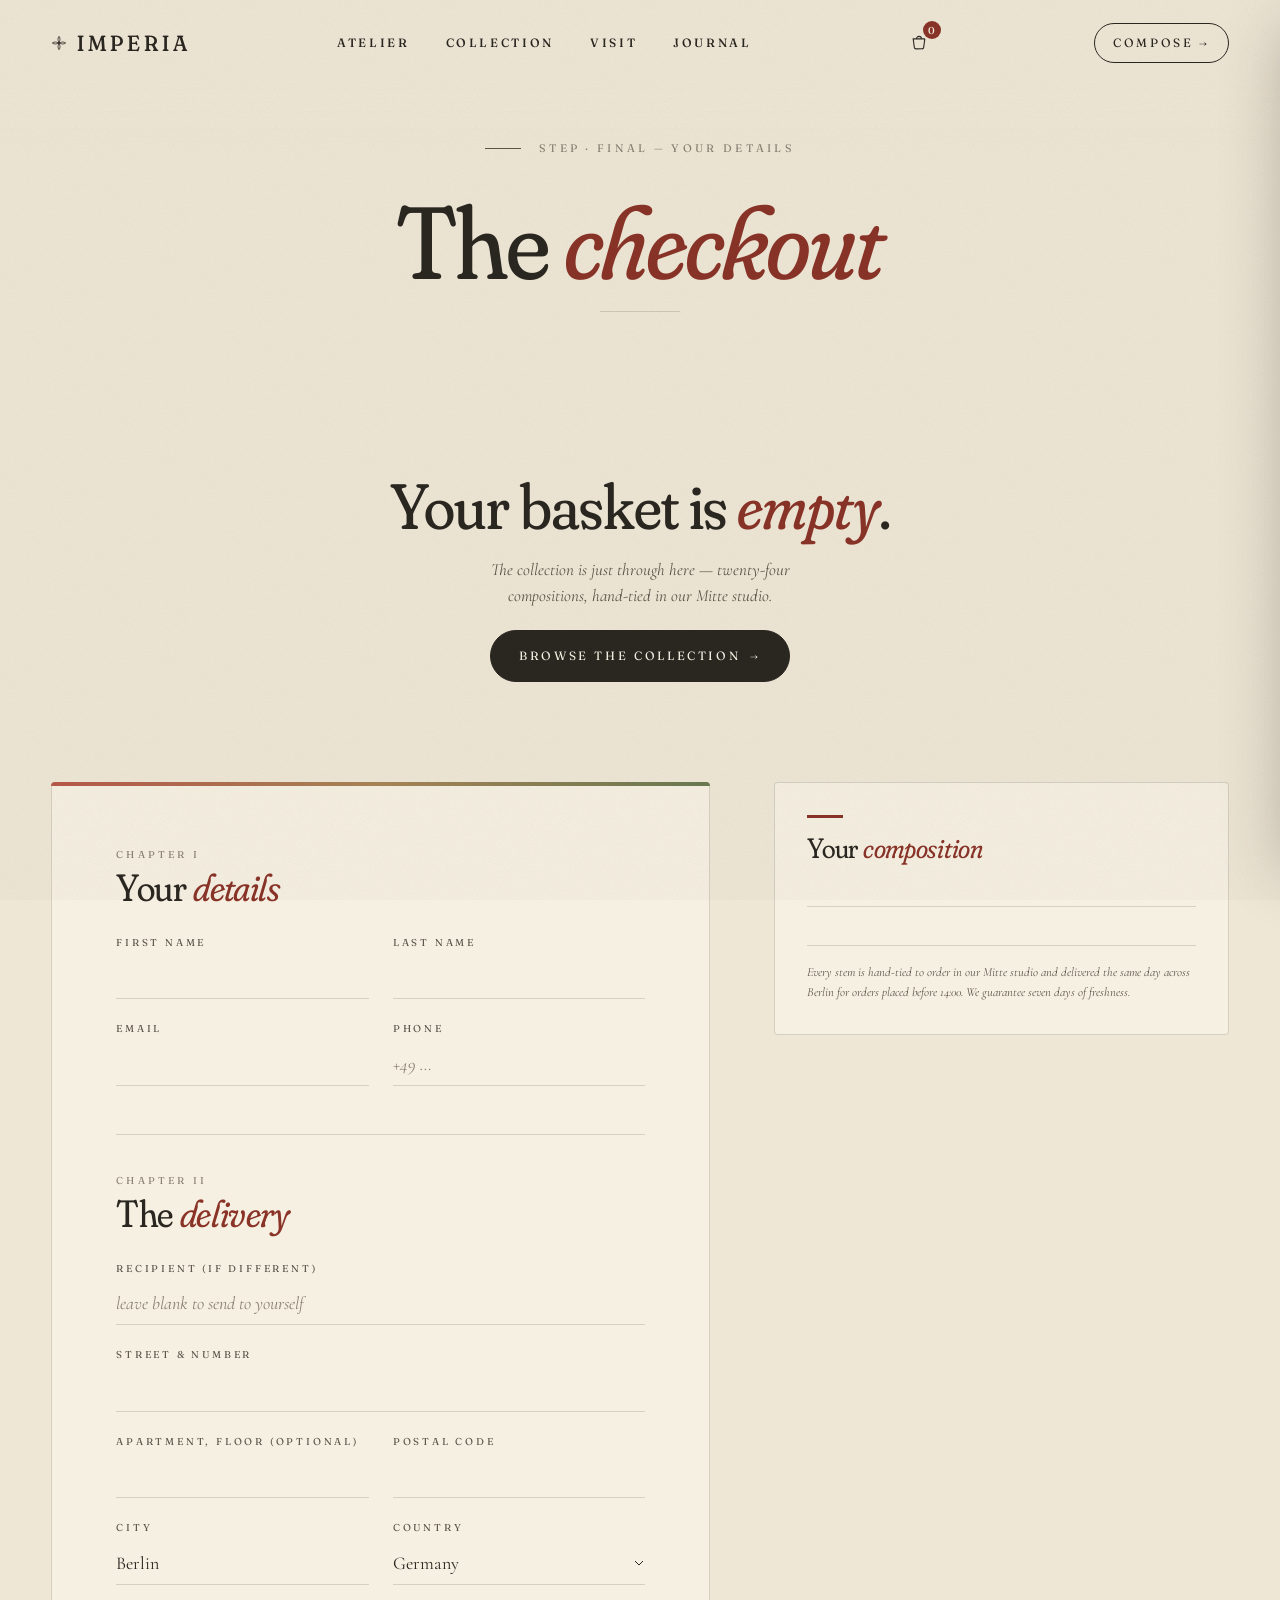
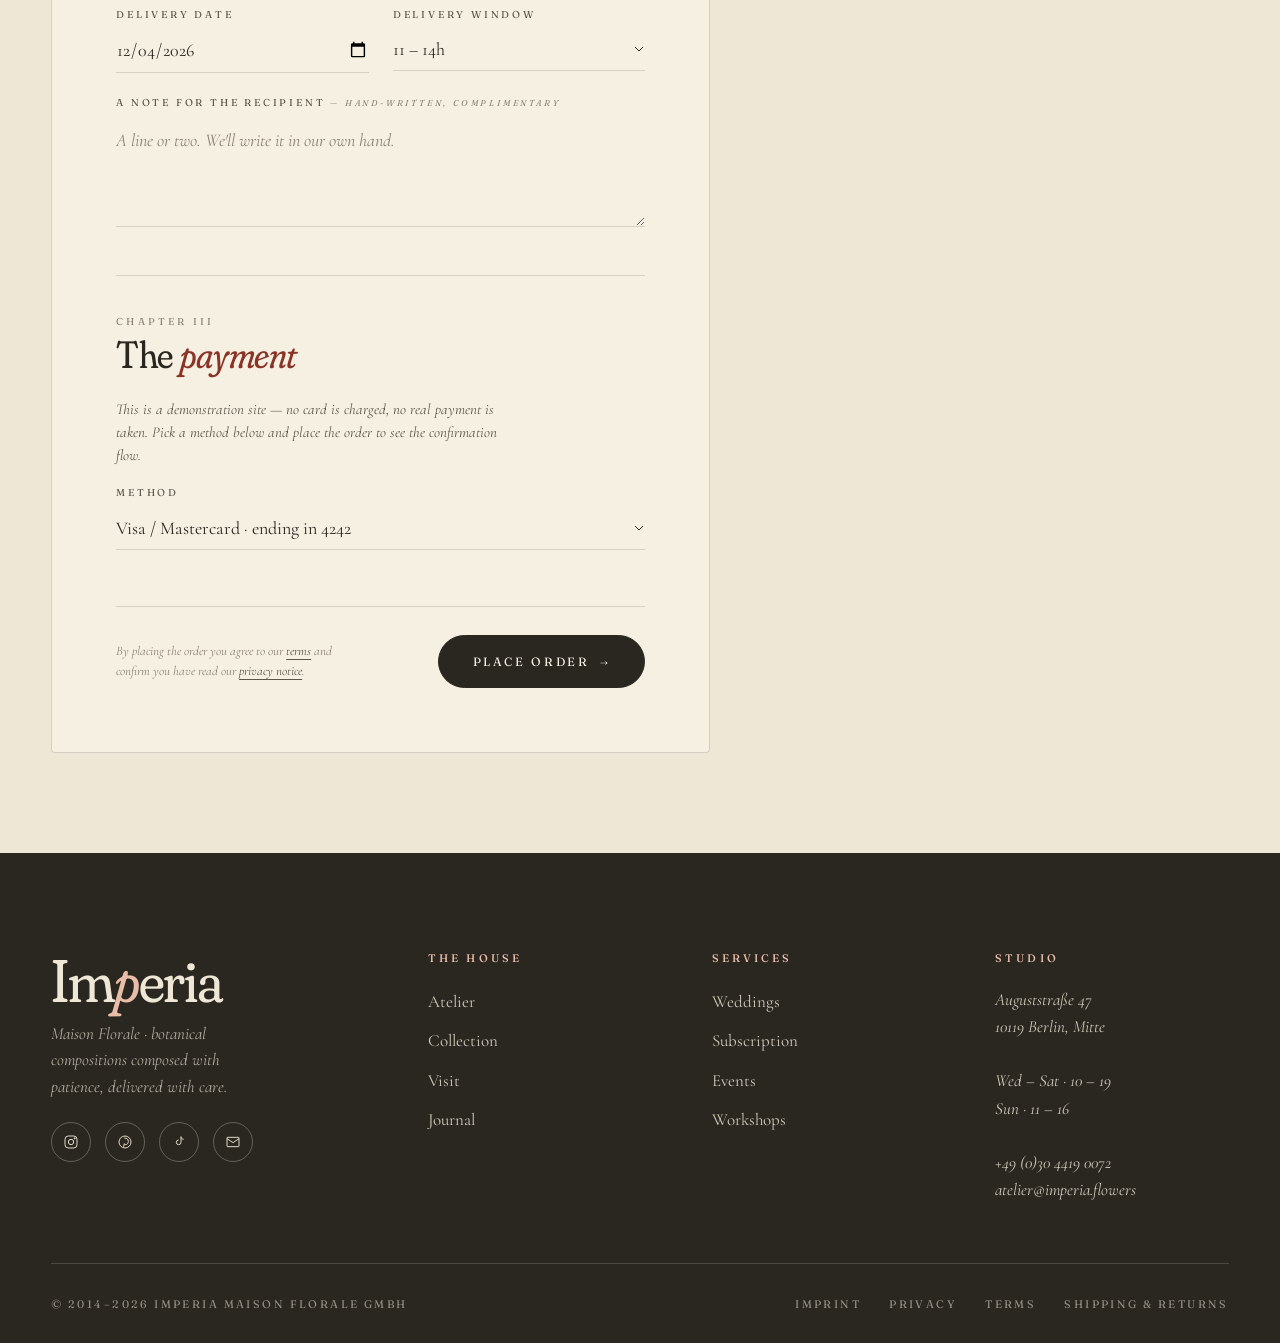
<file: checkout/index.html>
<!DOCTYPE html>
<html lang="en">
<head>
<meta charset="UTF-8" />
<meta name="viewport" content="width=device-width, initial-scale=1.0" />
<title>Checkout — IMPERIA Maison Florale</title>
<meta name="description" content="Complete your IMPERIA order — delivery, billing, and a hand-written note." />
<link rel="stylesheet" href="/css/style.css" />
<link rel="icon" href="data:image/svg+xml,%3Csvg xmlns='http://www.w3.org/2000/svg' viewBox='0 0 32 32'%3E%3Ctext y='26' font-size='28' font-family='Georgia' font-style='italic' fill='%238a3327'%3EI%3C/text%3E%3C/svg%3E" />
</head>
<body>

<!-- NAV -->
<nav class="nav" id="nav">
  <a href="/" class="nav-logo" aria-label="IMPERIA home">
    <svg viewBox="0 0 24 24" fill="none" stroke="currentColor" stroke-width="1.2">
      <path d="M12 2c2 3 2 6 0 9-2-3-2-6 0-9zM12 22c-2-3-2-6 0-9 2 3 2 6 0 9zM2 12c3-2 6-2 9 0-3 2-6 2-9 0zM22 12c-3 2-6 2-9 0 3-2 6-2 9 0z"/>
      <circle cx="12" cy="12" r="1.3" fill="currentColor"/>
    </svg>
    IMPERIA
  </a>
  <div class="nav-panel" id="navPanel">
    <div class="nav-links" id="navLinks">
      <a class="nav-link" href="/">Atelier</a>
      <a class="nav-link" href="/products/">Collection</a>
      <a class="nav-link" href="/contact/">Visit</a>
      <a class="nav-link" href="/#journal">Journal</a>
    </div>
    <div class="nav-extras">
      <a class="nav-extra-cta" href="/products/">
        Compose a bouquet
        <svg width="20" height="10" viewBox="0 0 20 10" fill="none" stroke="currentColor" stroke-width="1.4"><path d="M1 5h17M14 1l4 4-4 4"/></svg>
      </a>
      <svg class="nav-extra-ornament" viewBox="0 0 120 24" fill="none">
        <path d="M2 12h36" stroke-linecap="round"/>
        <circle cx="46" cy="12" r="2"/>
        <path d="M52 12c4-5 8-5 12 0-4 5-8 5-12 0z"/>
        <circle cx="74" cy="12" r="2"/>
        <path d="M82 12h36" stroke-linecap="round"/>
      </svg>
      <div class="nav-extra-grid">
        <div class="nav-extra-block"><h5>The Atelier</h5><p>Auguststraße 47<br/>10119 Berlin · Mitte</p></div>
        <div class="nav-extra-block"><h5>Hours</h5><p>Wed–Fri · 10–19<br/>Sat · 09–19<br/>Sun · 11–16</p></div>
        <div class="nav-extra-block"><h5>Conversation</h5><p>atelier@imperia.flowers<br/>+49 (0)30 4419 0072</p></div>
      </div>
      <div class="nav-extra-socials">
        <a href="https://www.instagram.com/" aria-label="Instagram" rel="noopener" target="_blank"><svg viewBox="0 0 24 24" fill="none" stroke="currentColor" stroke-width="1.4"><rect x="3" y="3" width="18" height="18" rx="5"/><circle cx="12" cy="12" r="4"/><circle cx="17.5" cy="6.5" r="0.8" fill="currentColor"/></svg></a>
        <a href="https://www.pinterest.com/" aria-label="Pinterest" rel="noopener" target="_blank"><svg viewBox="0 0 24 24" fill="none" stroke="currentColor" stroke-width="1.4"><circle cx="12" cy="12" r="9"/><path d="M11 6c4 0 6 2 6 5 0 3-2 5-4 5-1 0-2-0.5-2-1.5l-1 4-1 1"/></svg></a>
        <a href="https://www.tiktok.com/" aria-label="TikTok" rel="noopener" target="_blank"><svg viewBox="0 0 24 24" fill="none" stroke="currentColor" stroke-width="1.4"><path d="M15 4v8.5a3.5 3.5 0 1 1-3.5-3.5"/><path d="M15 4c0 2 1.5 4 4 4"/></svg></a>
        <a href="mailto:atelier@imperia.flowers" aria-label="Email"><svg viewBox="0 0 24 24" fill="none" stroke="currentColor" stroke-width="1.4"><rect x="3" y="5" width="18" height="14" rx="1"/><path d="M3 7l9 6 9-6"/></svg></a>
      </div>
    </div>
  </div>
  <a class="nav-cta" href="/products/">Compose →</a>
  <div class="nav-burger" id="navBurger"><span></span><span></span><span></span></div>
</nav>

<main class="checkout-page">
  <header class="checkout-head">
    <div class="page-eyebrow">Step · final — your details</div>
    <h1 class="display checkout-title">The <em>checkout</em></h1>
  </header>

  <!-- Empty state — shown when cart is empty -->
  <div class="checkout-empty" id="checkoutEmpty" hidden>
    <h2>Your basket is <em>empty</em>.</h2>
    <p>The collection is just through here — twenty-four compositions, hand-tied in our Mitte studio.</p>
    <a class="btn btn-primary" href="/products/">Browse the collection <span class="arrow">→</span></a>
  </div>

  <!-- Cart-bearing checkout grid -->
  <div class="checkout-grid" id="checkoutGrid">

    <!-- LEFT — form -->
    <form class="checkout-form" id="checkoutForm" novalidate>

      <section class="checkout-section">
        <div class="checkout-section-head">
          <span class="checkout-section-num">Chapter i</span>
          <h2>Your <em>details</em></h2>
        </div>
        <div class="form-row">
          <div class="field">
            <label for="firstName">First name</label>
            <input id="firstName" name="firstName" type="text" autocomplete="given-name" required/>
          </div>
          <div class="field">
            <label for="lastName">Last name</label>
            <input id="lastName" name="lastName" type="text" autocomplete="family-name" required/>
          </div>
        </div>
        <div class="form-row">
          <div class="field">
            <label for="email">Email</label>
            <input id="email" name="email" type="email" autocomplete="email" required/>
          </div>
          <div class="field">
            <label for="phone">Phone</label>
            <input id="phone" name="phone" type="tel" autocomplete="tel" placeholder="+49 …"/>
          </div>
        </div>
      </section>

      <section class="checkout-section">
        <div class="checkout-section-head">
          <span class="checkout-section-num">Chapter ii</span>
          <h2>The <em>delivery</em></h2>
        </div>
        <div class="form-row">
          <div class="field field-full">
            <label for="recipient">Recipient (if different)</label>
            <input id="recipient" name="recipient" type="text" autocomplete="name" placeholder="leave blank to send to yourself"/>
          </div>
        </div>
        <div class="form-row">
          <div class="field field-full">
            <label for="addr1">Street &amp; number</label>
            <input id="addr1" name="addr1" type="text" autocomplete="address-line1" required/>
          </div>
        </div>
        <div class="form-row">
          <div class="field">
            <label for="addr2">Apartment, floor (optional)</label>
            <input id="addr2" name="addr2" type="text" autocomplete="address-line2"/>
          </div>
          <div class="field">
            <label for="postcode">Postal code</label>
            <input id="postcode" name="postcode" type="text" autocomplete="postal-code" inputmode="numeric" required/>
          </div>
        </div>
        <div class="form-row">
          <div class="field">
            <label for="city">City</label>
            <input id="city" name="city" type="text" autocomplete="address-level2" value="Berlin" required/>
          </div>
          <div class="field">
            <label for="country">Country</label>
            <select id="country" name="country" required>
              <option value="DE">Germany</option>
              <option value="AT">Austria</option>
              <option value="CH">Switzerland</option>
              <option value="NL">Netherlands</option>
              <option value="FR">France</option>
            </select>
          </div>
        </div>
        <div class="form-row">
          <div class="field">
            <label for="deliveryDate">Delivery date</label>
            <input id="deliveryDate" name="deliveryDate" type="date" required/>
          </div>
          <div class="field">
            <label for="window">Delivery window</label>
            <select id="window" name="window">
              <option>11 – 14h</option>
              <option>14 – 17h</option>
              <option>17 – 19h</option>
            </select>
          </div>
        </div>
        <div class="form-row">
          <div class="field field-full">
            <label for="giftNote">A note for the recipient <span class="italic" style="color:var(--ink-mute); font-size: 0.85em;">— hand-written, complimentary</span></label>
            <textarea id="giftNote" name="giftNote" placeholder="A line or two. We'll write it in our own hand." maxlength="240"></textarea>
          </div>
        </div>
      </section>

      <section class="checkout-section">
        <div class="checkout-section-head">
          <span class="checkout-section-num">Chapter iii</span>
          <h2>The <em>payment</em></h2>
        </div>
        <p class="checkout-section-note">
          This is a demonstration site — no card is charged, no real payment is taken.
          Pick a method below and place the order to see the confirmation flow.
        </p>
        <div class="form-row">
          <div class="field field-full">
            <label for="payMethod">Method</label>
            <select id="payMethod" name="payMethod">
              <option value="card">Visa / Mastercard · ending in 4242</option>
              <option value="sepa">SEPA direct debit</option>
              <option value="paypal">PayPal</option>
              <option value="apple">Apple Pay</option>
            </select>
          </div>
        </div>
      </section>

      <div class="checkout-actions">
        <p class="form-note">
          By placing the order you agree to our <a href="/imprint/#terms" style="text-decoration: underline; text-underline-offset: 4px;">terms</a>
          and confirm you have read our <a href="/imprint/#privacy" style="text-decoration: underline; text-underline-offset: 4px;">privacy notice</a>.
        </p>
        <button type="submit" class="btn btn-primary checkout-place" id="placeBtn">
          Place order <span class="arrow">→</span>
        </button>
      </div>
    </form>

    <!-- RIGHT — order summary -->
    <aside class="checkout-summary" aria-label="Order summary">
      <div class="checkout-summary-title">Your <em>composition</em></div>
      <div class="checkout-lines" id="checkoutLines"></div>
      <div class="checkout-totals" id="checkoutTotals"></div>
      <div class="checkout-promise">
        Every stem is hand-tied to order in our Mitte studio and delivered the same day across Berlin
        for orders placed before 14:00. We guarantee seven days of freshness.
      </div>
    </aside>

  </div>
</main>

<!-- FOOTER -->
<footer class="footer">
  <div class="wrap">
    <div class="footer-top">
      <div>
        <div class="footer-brand">Im<em>p</em>eria</div>
        <p class="footer-tagline">Maison Florale · botanical compositions composed with patience, delivered with care.</p>
        <div class="footer-socials">
          <a class="social-link" href="https://www.instagram.com/" aria-label="Instagram" rel="noopener" target="_blank"><svg viewBox="0 0 24 24" fill="none" stroke="currentColor" stroke-width="1.4"><rect x="3" y="3" width="18" height="18" rx="5"/><circle cx="12" cy="12" r="4"/><circle cx="17.5" cy="6.5" r="0.8" fill="currentColor"/></svg></a>
          <a class="social-link" href="https://www.pinterest.com/" aria-label="Pinterest" rel="noopener" target="_blank"><svg viewBox="0 0 24 24" fill="none" stroke="currentColor" stroke-width="1.4"><circle cx="12" cy="12" r="9"/><path d="M11 6c4 0 6 2 6 5 0 3-2 5-4 5-1 0-2-0.5-2-1.5l-1 4-1 1"/></svg></a>
          <a class="social-link" href="https://www.tiktok.com/" aria-label="TikTok" rel="noopener" target="_blank"><svg viewBox="0 0 24 24" fill="none" stroke="currentColor" stroke-width="1.4"><path d="M15 4v8.5a3.5 3.5 0 1 1-3.5-3.5"/><path d="M15 4c0 2 1.5 4 4 4"/></svg></a>
          <a class="social-link" href="mailto:atelier@imperia.flowers" aria-label="Email"><svg viewBox="0 0 24 24" fill="none" stroke="currentColor" stroke-width="1.4"><rect x="3" y="5" width="18" height="14" rx="1"/><path d="M3 7l9 6 9-6"/></svg></a>
        </div>
      </div>
      <div><h4>The House</h4><ul><li><a href="/">Atelier</a></li><li><a href="/products/">Collection</a></li><li><a href="/contact/">Visit</a></li><li><a href="/#journal">Journal</a></li></ul></div>
      <div><h4>Services</h4><ul><li><a href="/contact/">Weddings</a></li><li><a href="/products/">Subscription</a></li><li><a href="/contact/">Events</a></li><li><a href="/contact/">Workshops</a></li></ul></div>
      <div><h4>Studio</h4><p class="footer-info">Auguststraße 47<br/>10119 Berlin, Mitte<br/><br/>Wed – Sat · 10 – 19<br/>Sun · 11 – 16<br/><br/>+49 (0)30 4419 0072<br/>atelier@imperia.flowers</p></div>
    </div>
    <div class="footer-bottom">
      <span>© 2014–2026 Imperia Maison Florale GmbH</span>
      <div class="footer-imprint-links">
        <a href="/imprint/">Imprint</a><a href="/imprint/#privacy">Privacy</a><a href="/imprint/#terms">Terms</a><a href="/imprint/#shipping">Shipping &amp; Returns</a>
      </div>
    </div>
  </div>
</footer>

<script src="/js/main.js"></script>
<script src="/js/cart.js"></script>
<script src="/checkout/checkout.js"></script>
</body>
</html>
</file>
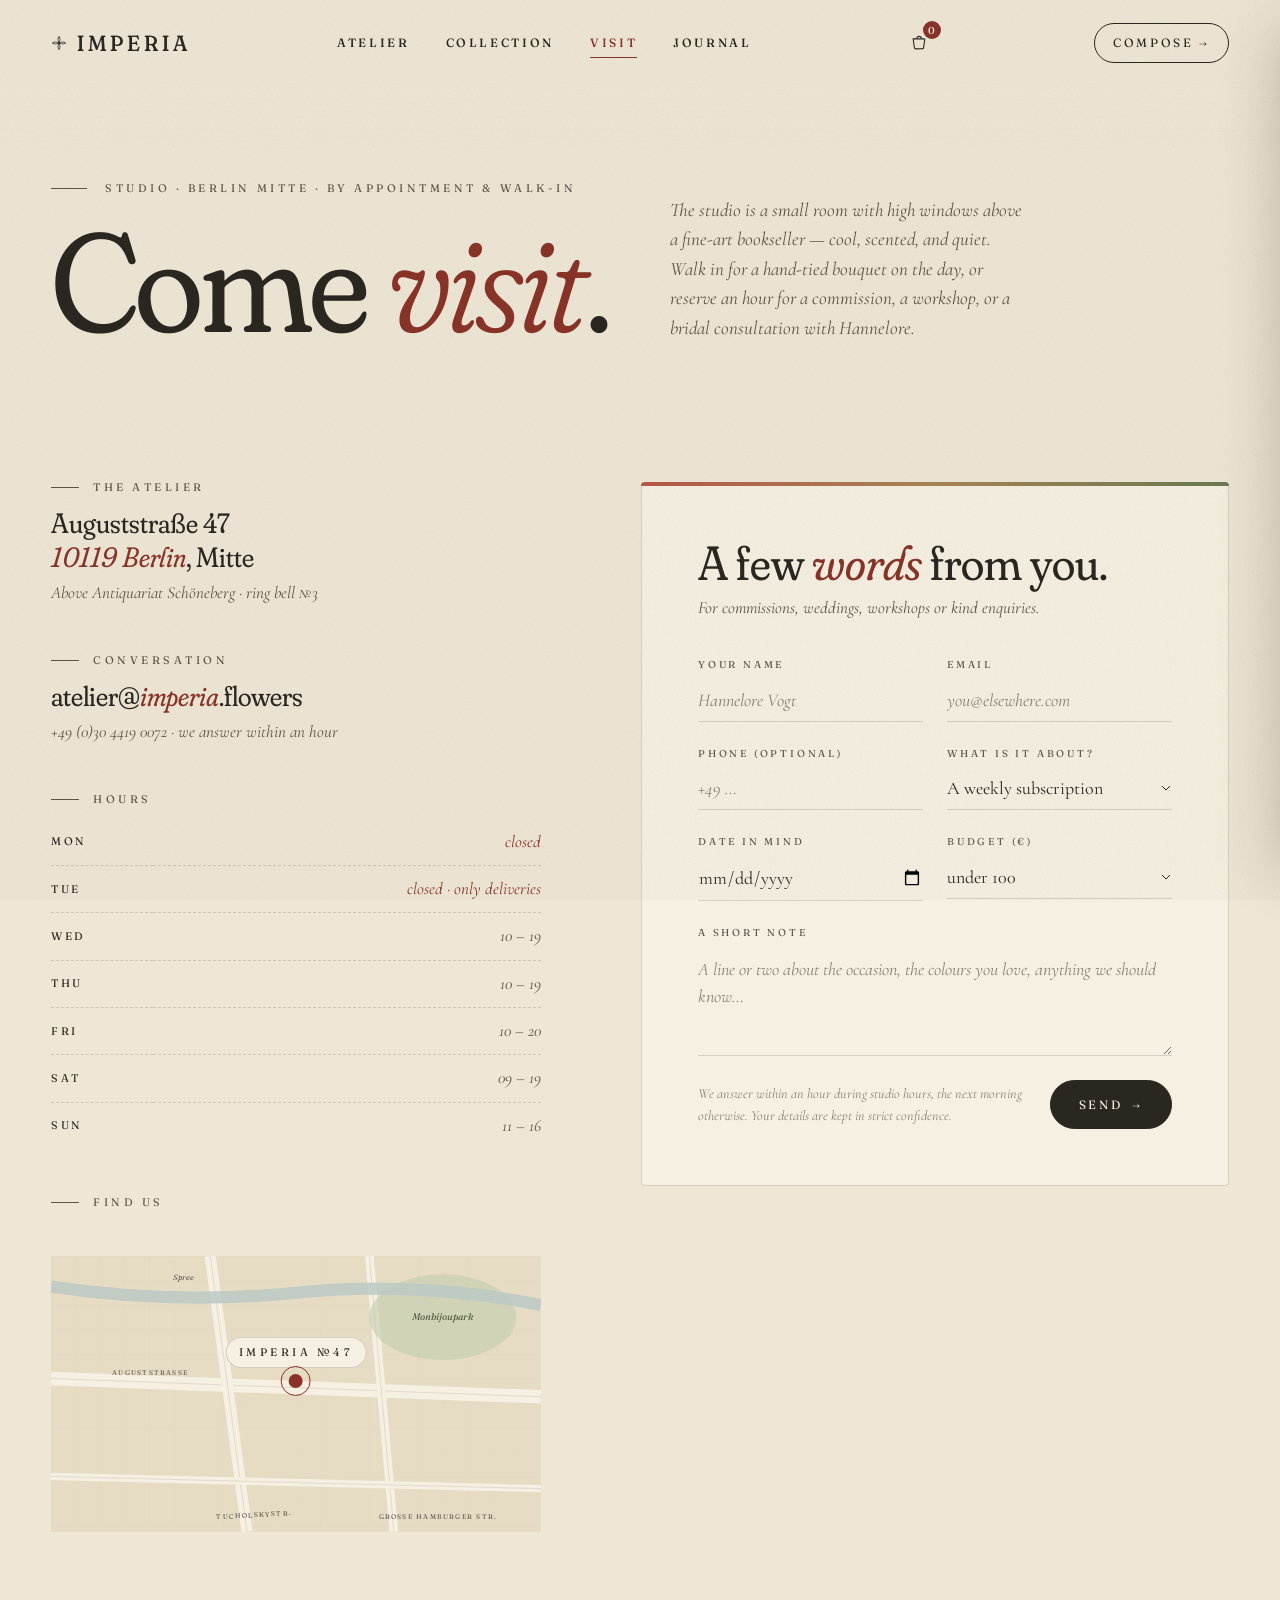
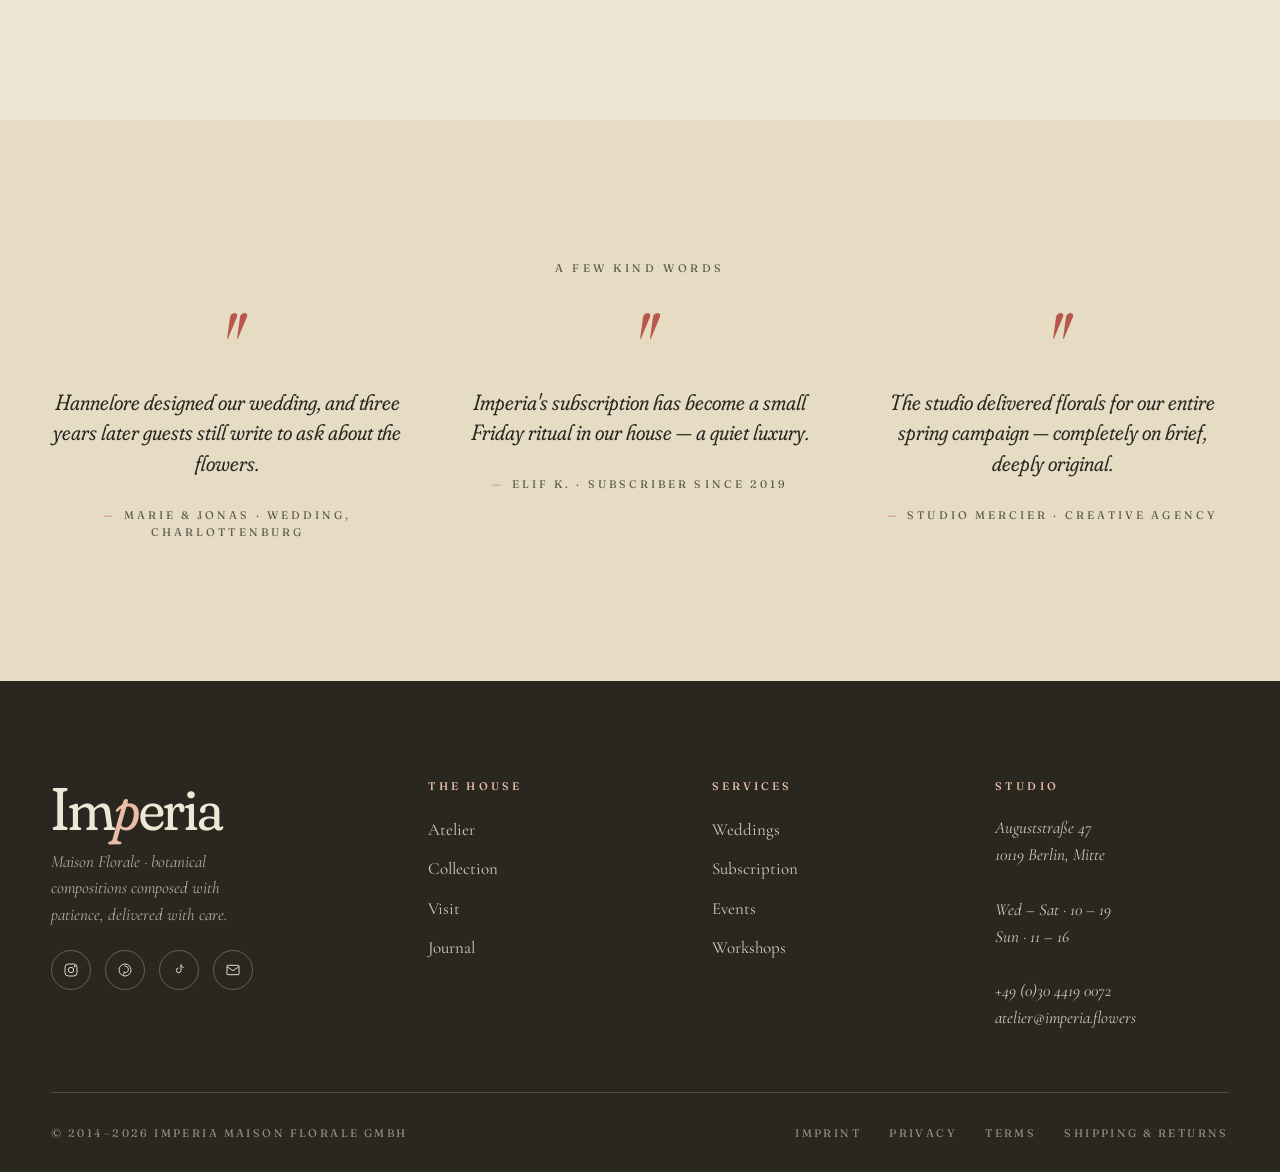
<file: contact/index.html>
<!DOCTYPE html>
<html lang="en">
<head>
<meta charset="UTF-8" />
<meta name="viewport" content="width=device-width, initial-scale=1.0" />
<title>Visit — IMPERIA Maison Florale</title>
<meta name="description" content="Visit IMPERIA's studio in Berlin Mitte, or commission a bespoke piece. Bridal consultations by appointment." />
<link rel="stylesheet" href="/css/style.css" />
<link rel="icon" href="data:image/svg+xml,%3Csvg xmlns='http://www.w3.org/2000/svg' viewBox='0 0 32 32'%3E%3Ctext y='26' font-size='28' font-family='Georgia' font-style='italic' fill='%238a3327'%3EI%3C/text%3E%3C/svg%3E" />
</head>
<body>

<!-- NAV -->
<nav class="nav" id="nav">
  <a href="/" class="nav-logo" aria-label="IMPERIA home">
    <svg viewBox="0 0 24 24" fill="none" stroke="currentColor" stroke-width="1.2">
      <path d="M12 2c2 3 2 6 0 9-2-3-2-6 0-9zM12 22c-2-3-2-6 0-9 2 3 2 6 0 9zM2 12c3-2 6-2 9 0-3 2-6 2-9 0zM22 12c-3 2-6 2-9 0 3-2 6-2 9 0z"/>
      <circle cx="12" cy="12" r="1.3" fill="currentColor"/>
    </svg>
    IMPERIA
  </a>
  <div class="nav-panel" id="navPanel">
    <div class="nav-links" id="navLinks">
      <a class="nav-link" href="/">Atelier</a>
      <a class="nav-link" href="/products/">Collection</a>
      <a class="nav-link active" href="/contact/">Visit</a>
      <a class="nav-link" href="/#journal">Journal</a>
    </div>
    <div class="nav-extras">
      <a class="nav-extra-cta" href="/products/">
        Compose a bouquet
        <svg width="20" height="10" viewBox="0 0 20 10" fill="none" stroke="currentColor" stroke-width="1.4"><path d="M1 5h17M14 1l4 4-4 4"/></svg>
      </a>
      <svg class="nav-extra-ornament" viewBox="0 0 120 24" fill="none">
        <path d="M2 12h36" stroke-linecap="round"/>
        <circle cx="46" cy="12" r="2"/>
        <path d="M52 12c4-5 8-5 12 0-4 5-8 5-12 0z"/>
        <circle cx="74" cy="12" r="2"/>
        <path d="M82 12h36" stroke-linecap="round"/>
      </svg>
      <div class="nav-extra-grid">
        <div class="nav-extra-block">
          <h5>The Atelier</h5>
          <p>Auguststraße 47<br/>10119 Berlin · Mitte</p>
        </div>
        <div class="nav-extra-block">
          <h5>Hours</h5>
          <p>Wed–Fri · 10–19<br/>Sat · 09–19<br/>Sun · 11–16</p>
        </div>
        <div class="nav-extra-block">
          <h5>Conversation</h5>
          <p>atelier@imperia.flowers<br/>+49 (0)30 4419 0072</p>
        </div>
      </div>
      <div class="nav-extra-socials">
        <a href="https://www.instagram.com/" aria-label="Instagram" rel="noopener" target="_blank"><svg viewBox="0 0 24 24" fill="none" stroke="currentColor" stroke-width="1.4"><rect x="3" y="3" width="18" height="18" rx="5"/><circle cx="12" cy="12" r="4"/><circle cx="17.5" cy="6.5" r="0.8" fill="currentColor"/></svg></a>
        <a href="https://www.pinterest.com/" aria-label="Pinterest" rel="noopener" target="_blank"><svg viewBox="0 0 24 24" fill="none" stroke="currentColor" stroke-width="1.4"><circle cx="12" cy="12" r="9"/><path d="M11 6c4 0 6 2 6 5 0 3-2 5-4 5-1 0-2-0.5-2-1.5l-1 4-1 1"/></svg></a>
        <a href="https://www.tiktok.com/" aria-label="TikTok" rel="noopener" target="_blank"><svg viewBox="0 0 24 24" fill="none" stroke="currentColor" stroke-width="1.4"><path d="M15 4v8.5a3.5 3.5 0 1 1-3.5-3.5"/><path d="M15 4c0 2 1.5 4 4 4"/></svg></a>
        <a href="mailto:atelier@imperia.flowers" aria-label="Email"><svg viewBox="0 0 24 24" fill="none" stroke="currentColor" stroke-width="1.4"><rect x="3" y="5" width="18" height="14" rx="1"/><path d="M3 7l9 6 9-6"/></svg></a>
      </div>
    </div>
  </div>
  <a class="nav-cta" href="/products/">Compose →</a>
  <div class="nav-burger" id="navBurger"><span></span><span></span><span></span></div>
</nav>

<!-- PAGE HEADER -->
<header class="page-header">
  <div class="page-header-inner">
    <div>
      <div class="page-eyebrow">Studio · Berlin Mitte · By appointment &amp; walk-in</div>
      <h1 class="display page-title">Come <em>visit</em>.</h1>
    </div>
    <p class="page-intro reveal">
      The studio is a small room with high windows above a fine-art bookseller —
      cool, scented, and quiet. Walk in for a hand-tied bouquet on the day, or
      reserve an hour for a commission, a workshop, or a bridal consultation
      with Hannelore.
    </p>
  </div>
</header>

<!-- CONTACT GRID -->
<section class="contact-page">
  <div class="contact-grid">

    <!-- LEFT: details -->
    <div class="reveal">

      <div class="contact-block">
        <h3>The Atelier</h3>
        <div class="value">Auguststraße 47<br/><em>10119 Berlin</em>, Mitte</div>
        <div class="sub">Above Antiquariat Schöneberg · ring bell №3</div>
      </div>

      <div class="contact-block">
        <h3>Conversation</h3>
        <div class="value">atelier@<em>imperia</em>.flowers</div>
        <div class="sub">+49 (0)30 4419 0072 · we answer within an hour</div>
      </div>

      <div class="contact-block">
        <h3>Hours</h3>
        <table class="hours-table">
          <tr><td>Mon</td><td class="closed-cell">closed</td></tr>
          <tr><td>Tue</td><td class="closed-cell">closed · only deliveries</td></tr>
          <tr><td>Wed</td><td>10 – 19</td></tr>
          <tr><td>Thu</td><td>10 – 19</td></tr>
          <tr><td>Fri</td><td>10 – 20</td></tr>
          <tr><td>Sat</td><td>09 – 19</td></tr>
          <tr><td>Sun</td><td>11 – 16</td></tr>
        </table>
      </div>

      <div class="contact-block">
        <h3>Find us</h3>
        <div class="map-illustration">
          <svg viewBox="0 0 800 450" xmlns="http://www.w3.org/2000/svg">
            <defs>
              <pattern id="grid" width="40" height="40" patternUnits="userSpaceOnUse">
                <path d="M40 0H0V40" fill="none" stroke="rgba(42,38,32,0.08)" stroke-width="0.5"/>
              </pattern>
            </defs>
            <rect width="800" height="450" fill="#e6dcc4"/>
            <rect width="800" height="450" fill="url(#grid)"/>
            <!-- streets -->
            <path d="M0 200 L800 230" stroke="#f6f0e2" stroke-width="22"/>
            <path d="M0 200 L800 230" stroke="rgba(42,38,32,0.18)" stroke-width="1"/>
            <path d="M260 0 L320 450" stroke="#f6f0e2" stroke-width="18"/>
            <path d="M260 0 L320 450" stroke="rgba(42,38,32,0.18)" stroke-width="1"/>
            <path d="M520 0 L560 450" stroke="#f6f0e2" stroke-width="14"/>
            <path d="M520 0 L560 450" stroke="rgba(42,38,32,0.18)" stroke-width="1"/>
            <path d="M0 360 L800 380" stroke="#f6f0e2" stroke-width="12"/>
            <path d="M0 360 L800 380" stroke="rgba(42,38,32,0.18)" stroke-width="1"/>
            <!-- park -->
            <ellipse cx="640" cy="100" rx="120" ry="70" fill="#c4cdb0" opacity="0.6"/>
            <text x="640" y="105" font-family="Fraunces, serif" font-style="italic" font-size="16" text-anchor="middle" fill="#4a5639">Monbijoupark</text>
            <!-- river -->
            <path d="M0 50 Q 200 80 400 60 T 800 80" stroke="#b9c8c6" stroke-width="20" fill="none" opacity="0.8"/>
            <text x="200" y="40" font-family="Fraunces, serif" font-style="italic" font-size="13" fill="#5c554a">Spree</text>
            <!-- labels -->
            <text x="100" y="195" font-family="Fraunces, serif" font-size="11" letter-spacing="2" fill="#5c554a">AUGUSTSTRASSE</text>
            <text x="270" y="430" font-family="Fraunces, serif" font-size="11" letter-spacing="2" fill="#5c554a" transform="rotate(-3 270 430)">TUCHOLSKYSTR.</text>
            <text x="535" y="430" font-family="Fraunces, serif" font-size="11" letter-spacing="2" fill="#5c554a">GROSSE HAMBURGER STR.</text>
          </svg>
          <div class="map-pin">
            <div class="label">Imperia №47</div>
            <div class="pulse"></div>
          </div>
        </div>
      </div>

    </div>

    <!-- RIGHT: form -->
    <div class="contact-form reveal" id="contactForm">
      <div class="form-title">A few <em>words</em> from you.</div>
      <p class="form-subtitle">For commissions, weddings, workshops or kind enquiries.</p>

      <form onsubmit="event.preventDefault(); window.imperiaSubmit(this);">
        <div class="form-row">
          <div class="field">
            <label for="name">Your name</label>
            <input id="name" type="text" placeholder="Hannelore Vogt" required/>
          </div>
          <div class="field">
            <label for="email">Email</label>
            <input id="email" type="email" placeholder="you@elsewhere.com" required/>
          </div>
        </div>

        <div class="form-row">
          <div class="field">
            <label for="phone">Phone (optional)</label>
            <input id="phone" type="tel" placeholder="+49 …"/>
          </div>
          <div class="field">
            <label for="topic">What is it about?</label>
            <select id="topic">
              <option>A weekly subscription</option>
              <option>Wedding consultation</option>
              <option>Event &amp; editorial</option>
              <option>A bespoke commission</option>
              <option>A workshop reservation</option>
              <option>Corporate account</option>
              <option>Press &amp; collaboration</option>
            </select>
          </div>
        </div>

        <div class="form-row">
          <div class="field">
            <label for="date">Date in mind</label>
            <input id="date" type="date"/>
          </div>
          <div class="field">
            <label for="budget">Budget (€)</label>
            <select id="budget">
              <option>under 100</option>
              <option>100 – 300</option>
              <option>300 – 800</option>
              <option>800 – 2 000</option>
              <option>2 000 – 5 000</option>
              <option>over 5 000</option>
            </select>
          </div>
        </div>

        <div class="form-row">
          <div class="field field-full">
            <label for="msg">A short note</label>
            <textarea id="msg" placeholder="A line or two about the occasion, the colours you love, anything we should know…"></textarea>
          </div>
        </div>

        <div class="form-actions">
          <p class="form-note">We answer within an hour during studio hours, the next morning otherwise. Your details are kept in strict confidence.</p>
          <button type="submit" class="btn btn-primary">Send <span class="arrow">→</span></button>
        </div>
      </form>
    </div>

  </div>
</section>

<!-- Quotes / press strip (smaller, contact-page version) -->
<section class="quotes" style="margin-top:0;">
  <div class="wrap">
    <div class="quotes-eyebrow">A few kind words</div>
    <div class="quotes-grid reveal-stagger">
      <div class="quote">
        <div class="quote-mark">"</div>
        <div class="quote-text">Hannelore designed our wedding, and three years later guests still write to ask about the flowers.</div>
        <div class="quote-author"><span class="dash">—</span>Marie &amp; Jonas · Wedding, Charlottenburg</div>
      </div>
      <div class="quote">
        <div class="quote-mark">"</div>
        <div class="quote-text">Imperia's subscription has become a small Friday ritual in our house — a quiet luxury.</div>
        <div class="quote-author"><span class="dash">—</span>Elif K. · subscriber since 2019</div>
      </div>
      <div class="quote">
        <div class="quote-mark">"</div>
        <div class="quote-text">The studio delivered florals for our entire spring campaign — completely on brief, deeply original.</div>
        <div class="quote-author"><span class="dash">—</span>Studio Mercier · creative agency</div>
      </div>
    </div>
  </div>
</section>

<!-- FOOTER -->
<footer class="footer">
  <div class="wrap">
    <div class="footer-top">
      <div>
        <div class="footer-brand">Im<em>p</em>eria</div>
        <p class="footer-tagline">Maison Florale · botanical compositions composed with patience, delivered with care.</p>
        <div class="footer-socials">
          <a class="social-link" href="https://www.instagram.com/" aria-label="Instagram" rel="noopener" target="_blank"><svg viewBox="0 0 24 24" fill="none" stroke="currentColor" stroke-width="1.4"><rect x="3" y="3" width="18" height="18" rx="5"/><circle cx="12" cy="12" r="4"/><circle cx="17.5" cy="6.5" r="0.8" fill="currentColor"/></svg></a>
          <a class="social-link" href="https://www.pinterest.com/" aria-label="Pinterest" rel="noopener" target="_blank"><svg viewBox="0 0 24 24" fill="none" stroke="currentColor" stroke-width="1.4"><circle cx="12" cy="12" r="9"/><path d="M11 6c4 0 6 2 6 5 0 3-2 5-4 5-1 0-2-0.5-2-1.5l-1 4-1 1"/></svg></a>
          <a class="social-link" href="https://www.tiktok.com/" aria-label="TikTok" rel="noopener" target="_blank"><svg viewBox="0 0 24 24" fill="none" stroke="currentColor" stroke-width="1.4"><path d="M15 4v8.5a3.5 3.5 0 1 1-3.5-3.5"/><path d="M15 4c0 2 1.5 4 4 4"/></svg></a>
          <a class="social-link" href="mailto:atelier@imperia.flowers" aria-label="Email"><svg viewBox="0 0 24 24" fill="none" stroke="currentColor" stroke-width="1.4"><rect x="3" y="5" width="18" height="14" rx="1"/><path d="M3 7l9 6 9-6"/></svg></a>
        </div>
      </div>
      <div>
        <h4>The House</h4>
        <ul>
          <li><a href="/">Atelier</a></li>
          <li><a href="/products/">Collection</a></li>
          <li><a href="/contact/">Visit</a></li>
          <li><a href="/#journal">Journal</a></li>
        </ul>
      </div>
      <div>
        <h4>Services</h4>
        <ul>
          <li><a href="/contact/">Weddings</a></li>
          <li><a href="/products/">Subscription</a></li>
          <li><a href="/contact/">Events</a></li>
          <li><a href="/contact/">Workshops</a></li>
        </ul>
      </div>
      <div>
        <h4>Studio</h4>
        <p class="footer-info">
          Auguststraße 47<br/>
          10119 Berlin, Mitte<br/><br/>
          Wed – Sat · 10 – 19<br/>
          Sun · 11 – 16<br/><br/>
          +49 (0)30 4419 0072<br/>
          atelier@imperia.flowers
        </p>
      </div>
    </div>
    <div class="footer-bottom">
      <span>© 2014–2026 Imperia Maison Florale GmbH</span>
      <div class="footer-imprint-links">
        <a href="/imprint/">Imprint</a>
        <a href="/imprint/#privacy">Privacy</a>
        <a href="/imprint/#terms">Terms</a>
        <a href="/imprint/#shipping">Shipping &amp; Returns</a>
      </div>
    </div>
  </div>
</footer>

<script src="/js/main.js"></script>
<script src="/js/cart.js"></script>
</body>
</html>
</file>
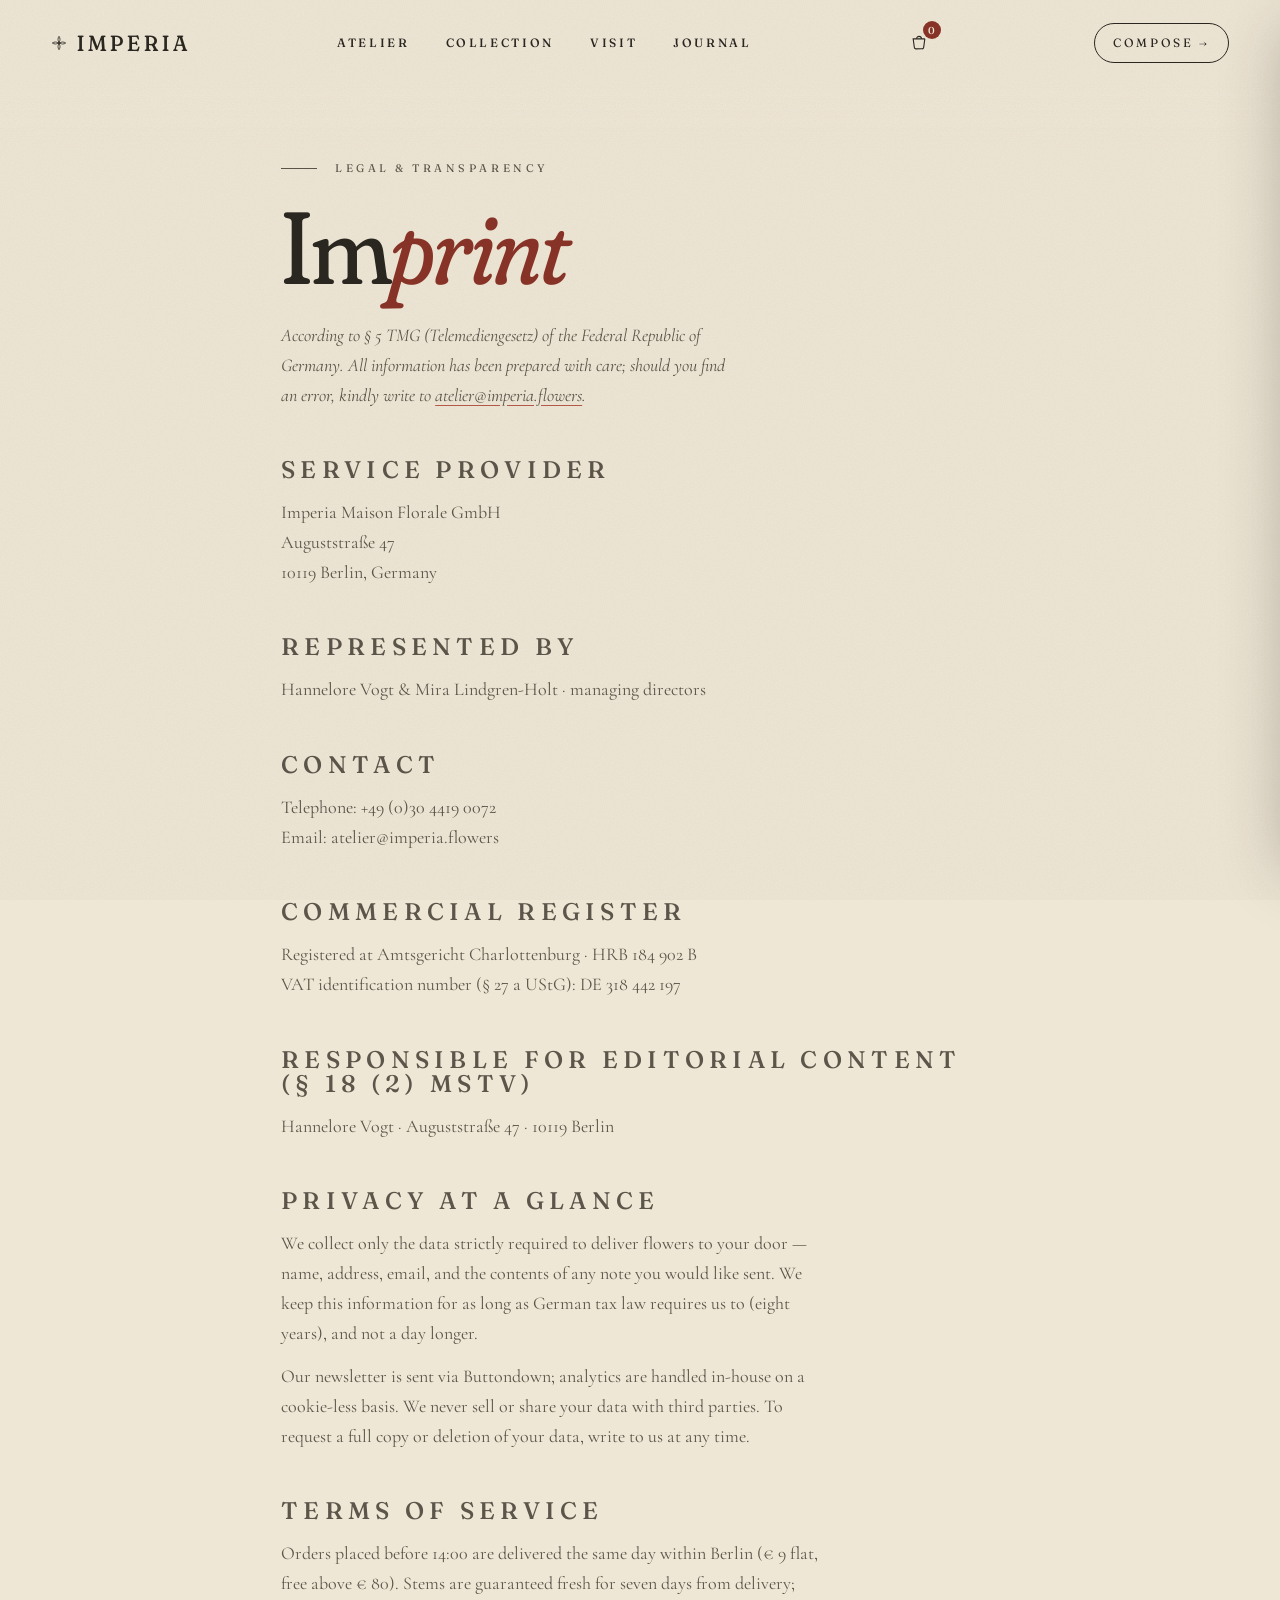
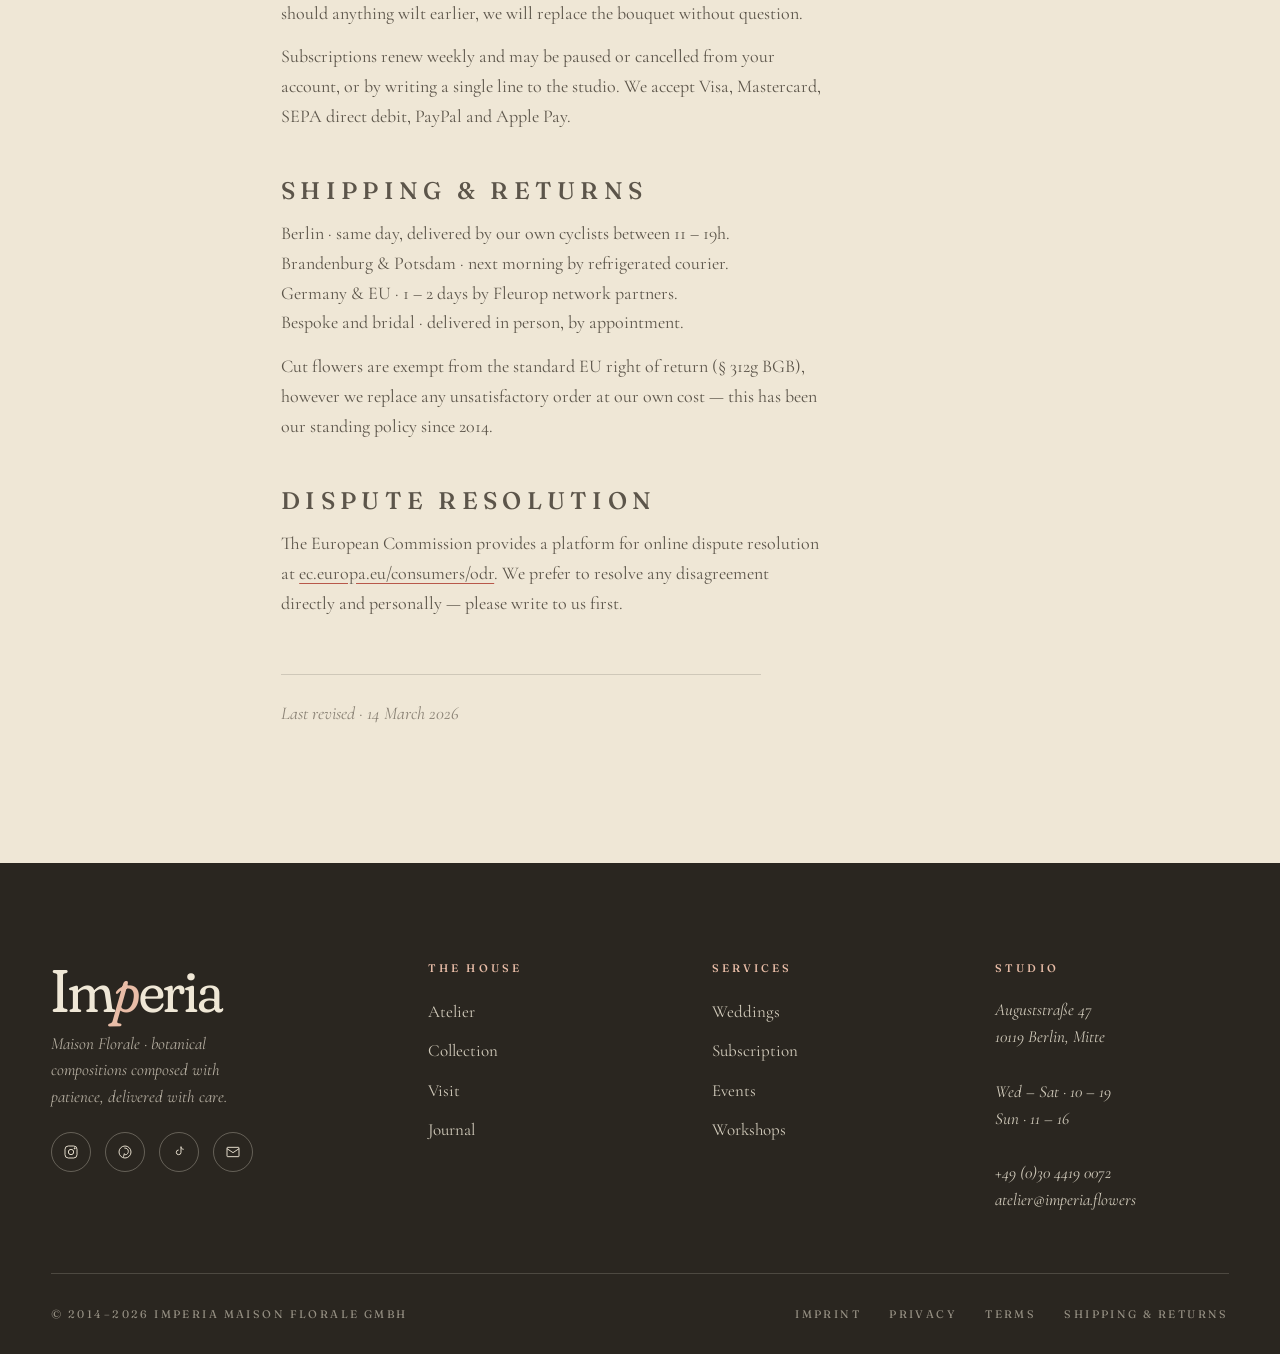
<file: imprint/index.html>
<!DOCTYPE html>
<html lang="en">
<head>
<meta charset="UTF-8" />
<meta name="viewport" content="width=device-width, initial-scale=1.0" />
<title>Imprint — IMPERIA Maison Florale</title>
<link rel="stylesheet" href="/css/style.css" />
<link rel="icon" href="data:image/svg+xml,%3Csvg xmlns='http://www.w3.org/2000/svg' viewBox='0 0 32 32'%3E%3Ctext y='26' font-size='28' font-family='Georgia' font-style='italic' fill='%238a3327'%3EI%3C/text%3E%3C/svg%3E" />
</head>
<body>

<nav class="nav" id="nav">
  <a href="/" class="nav-logo">
    <svg viewBox="0 0 24 24" fill="none" stroke="currentColor" stroke-width="1.2">
      <path d="M12 2c2 3 2 6 0 9-2-3-2-6 0-9zM12 22c-2-3-2-6 0-9 2 3 2 6 0 9zM2 12c3-2 6-2 9 0-3 2-6 2-9 0zM22 12c-3 2-6 2-9 0 3-2 6-2 9 0z"/>
      <circle cx="12" cy="12" r="1.3" fill="currentColor"/>
    </svg>
    IMPERIA
  </a>
  <div class="nav-panel" id="navPanel">
    <div class="nav-links" id="navLinks">
      <a class="nav-link" href="/">Atelier</a>
      <a class="nav-link" href="/products/">Collection</a>
      <a class="nav-link" href="/contact/">Visit</a>
      <a class="nav-link" href="/#journal">Journal</a>
    </div>
    <div class="nav-extras">
      <a class="nav-extra-cta" href="/products/">
        Compose a bouquet
        <svg width="20" height="10" viewBox="0 0 20 10" fill="none" stroke="currentColor" stroke-width="1.4"><path d="M1 5h17M14 1l4 4-4 4"/></svg>
      </a>
      <svg class="nav-extra-ornament" viewBox="0 0 120 24" fill="none">
        <path d="M2 12h36" stroke-linecap="round"/>
        <circle cx="46" cy="12" r="2"/>
        <path d="M52 12c4-5 8-5 12 0-4 5-8 5-12 0z"/>
        <circle cx="74" cy="12" r="2"/>
        <path d="M82 12h36" stroke-linecap="round"/>
      </svg>
      <div class="nav-extra-grid">
        <div class="nav-extra-block">
          <h5>The Atelier</h5>
          <p>Auguststraße 47<br/>10119 Berlin · Mitte</p>
        </div>
        <div class="nav-extra-block">
          <h5>Hours</h5>
          <p>Wed–Fri · 10–19<br/>Sat · 09–19<br/>Sun · 11–16</p>
        </div>
        <div class="nav-extra-block">
          <h5>Conversation</h5>
          <p>atelier@imperia.flowers<br/>+49 (0)30 4419 0072</p>
        </div>
      </div>
      <div class="nav-extra-socials">
        <a href="https://www.instagram.com/" aria-label="Instagram" rel="noopener" target="_blank"><svg viewBox="0 0 24 24" fill="none" stroke="currentColor" stroke-width="1.4"><rect x="3" y="3" width="18" height="18" rx="5"/><circle cx="12" cy="12" r="4"/><circle cx="17.5" cy="6.5" r="0.8" fill="currentColor"/></svg></a>
        <a href="https://www.pinterest.com/" aria-label="Pinterest" rel="noopener" target="_blank"><svg viewBox="0 0 24 24" fill="none" stroke="currentColor" stroke-width="1.4"><circle cx="12" cy="12" r="9"/><path d="M11 6c4 0 6 2 6 5 0 3-2 5-4 5-1 0-2-0.5-2-1.5l-1 4-1 1"/></svg></a>
        <a href="https://www.tiktok.com/" aria-label="TikTok" rel="noopener" target="_blank"><svg viewBox="0 0 24 24" fill="none" stroke="currentColor" stroke-width="1.4"><path d="M15 4v8.5a3.5 3.5 0 1 1-3.5-3.5"/><path d="M15 4c0 2 1.5 4 4 4"/></svg></a>
        <a href="mailto:atelier@imperia.flowers" aria-label="Email"><svg viewBox="0 0 24 24" fill="none" stroke="currentColor" stroke-width="1.4"><rect x="3" y="5" width="18" height="14" rx="1"/><path d="M3 7l9 6 9-6"/></svg></a>
      </div>
    </div>
  </div>
  <a class="nav-cta" href="/products/">Compose →</a>
  <div class="nav-burger" id="navBurger"><span></span><span></span><span></span></div>
</nav>

<main class="imprint-page">
  <div class="page-eyebrow">Legal &amp; transparency</div>
  <h1 class="display" style="font-size: clamp(56px, 8vw, 110px); margin-top: 14px; line-height: 0.9;">
    Im<em style="font-style:italic; color:var(--rose-deep);">print</em>
  </h1>

  <p style="margin-top: 28px; font-style: italic; color: var(--ink-soft); max-width: 56ch;">
    According to § 5 TMG (Telemediengesetz) of the Federal Republic of Germany.
    All information has been prepared with care; should you find an error, kindly
    write to <a href="mailto:atelier@imperia.flowers" style="text-decoration: underline; text-decoration-color: var(--rose); text-underline-offset: 4px;">atelier@imperia.flowers</a>.
  </p>

  <h2>Service provider</h2>
  <p>
    Imperia Maison Florale GmbH<br/>
    Auguststraße 47<br/>
    10119 Berlin, Germany
  </p>

  <h2>Represented by</h2>
  <p>Hannelore Vogt &amp; Mira Lindgren-Holt · managing directors</p>

  <h2>Contact</h2>
  <p>
    Telephone: +49 (0)30 4419 0072<br/>
    Email: atelier@imperia.flowers
  </p>

  <h2>Commercial register</h2>
  <p>
    Registered at Amtsgericht Charlottenburg · HRB 184 902 B<br/>
    VAT identification number (§ 27 a UStG): DE 318 442 197
  </p>

  <h2>Responsible for editorial content (§ 18 (2) MStV)</h2>
  <p>Hannelore Vogt · Auguststraße 47 · 10119 Berlin</p>

  <h2 id="privacy">Privacy at a glance</h2>
  <p>
    We collect only the data strictly required to deliver flowers to your door —
    name, address, email, and the contents of any note you would like sent. We
    keep this information for as long as German tax law requires us to (eight
    years), and not a day longer.
  </p>
  <p>
    Our newsletter is sent via Buttondown; analytics are handled in-house on a
    cookie-less basis. We never sell or share your data with third parties. To
    request a full copy or deletion of your data, write to us at any time.
  </p>

  <h2 id="terms">Terms of service</h2>
  <p>
    Orders placed before 14:00 are delivered the same day within Berlin
    (€ 9 flat, free above € 80). Stems are guaranteed fresh for seven days
    from delivery; should anything wilt earlier, we will replace the bouquet
    without question.
  </p>
  <p>
    Subscriptions renew weekly and may be paused or cancelled from your account,
    or by writing a single line to the studio. We accept Visa, Mastercard,
    SEPA direct debit, PayPal and Apple Pay.
  </p>

  <h2 id="shipping">Shipping &amp; returns</h2>
  <p>
    Berlin · same day, delivered by our own cyclists between 11 – 19h.<br/>
    Brandenburg &amp; Potsdam · next morning by refrigerated courier.<br/>
    Germany &amp; EU · 1 – 2 days by Fleurop network partners.<br/>
    Bespoke and bridal · delivered in person, by appointment.
  </p>
  <p>
    Cut flowers are exempt from the standard EU right of return (§ 312g BGB),
    however we replace any unsatisfactory order at our own cost — this has been
    our standing policy since 2014.
  </p>

  <h2>Dispute resolution</h2>
  <p>
    The European Commission provides a platform for online dispute resolution at
    <a href="https://ec.europa.eu/consumers/odr" style="text-decoration: underline; text-decoration-color: var(--rose); text-underline-offset: 4px;">ec.europa.eu/consumers/odr</a>.
    We prefer to resolve any disagreement directly and personally — please write
    to us first.
  </p>

  <p style="margin-top: 56px; font-style: italic; color: var(--ink-mute); border-top: 1px solid var(--paper-line); padding-top: 24px;">
    Last revised · 14 March 2026
  </p>
</main>

<footer class="footer">
  <div class="wrap">
    <div class="footer-top">
      <div>
        <div class="footer-brand">Im<em>p</em>eria</div>
        <p class="footer-tagline">Maison Florale · botanical compositions composed with patience, delivered with care.</p>
        <div class="footer-socials">
          <a class="social-link" href="https://www.instagram.com/" aria-label="Instagram" rel="noopener" target="_blank"><svg viewBox="0 0 24 24" fill="none" stroke="currentColor" stroke-width="1.4"><rect x="3" y="3" width="18" height="18" rx="5"/><circle cx="12" cy="12" r="4"/><circle cx="17.5" cy="6.5" r="0.8" fill="currentColor"/></svg></a>
          <a class="social-link" href="https://www.pinterest.com/" aria-label="Pinterest" rel="noopener" target="_blank"><svg viewBox="0 0 24 24" fill="none" stroke="currentColor" stroke-width="1.4"><circle cx="12" cy="12" r="9"/><path d="M11 6c4 0 6 2 6 5 0 3-2 5-4 5-1 0-2-0.5-2-1.5l-1 4-1 1"/></svg></a>
          <a class="social-link" href="https://www.tiktok.com/" aria-label="TikTok" rel="noopener" target="_blank"><svg viewBox="0 0 24 24" fill="none" stroke="currentColor" stroke-width="1.4"><path d="M15 4v8.5a3.5 3.5 0 1 1-3.5-3.5"/><path d="M15 4c0 2 1.5 4 4 4"/></svg></a>
          <a class="social-link" href="mailto:atelier@imperia.flowers" aria-label="Email"><svg viewBox="0 0 24 24" fill="none" stroke="currentColor" stroke-width="1.4"><rect x="3" y="5" width="18" height="14" rx="1"/><path d="M3 7l9 6 9-6"/></svg></a>
        </div>
      </div>
      <div>
        <h4>The House</h4>
        <ul>
          <li><a href="/">Atelier</a></li>
          <li><a href="/products/">Collection</a></li>
          <li><a href="/contact/">Visit</a></li>
          <li><a href="/#journal">Journal</a></li>
        </ul>
      </div>
      <div>
        <h4>Services</h4>
        <ul>
          <li><a href="/contact/">Weddings</a></li>
          <li><a href="/products/">Subscription</a></li>
          <li><a href="/contact/">Events</a></li>
          <li><a href="/contact/">Workshops</a></li>
        </ul>
      </div>
      <div>
        <h4>Studio</h4>
        <p class="footer-info">
          Auguststraße 47<br/>
          10119 Berlin, Mitte<br/><br/>
          Wed – Sat · 10 – 19<br/>
          Sun · 11 – 16<br/><br/>
          +49 (0)30 4419 0072<br/>
          atelier@imperia.flowers
        </p>
      </div>
    </div>
    <div class="footer-bottom">
      <span>© 2014–2026 Imperia Maison Florale GmbH</span>
      <div class="footer-imprint-links">
        <a href="/imprint/">Imprint</a>
        <a href="/imprint/#privacy">Privacy</a>
        <a href="/imprint/#terms">Terms</a>
        <a href="/imprint/#shipping">Shipping &amp; Returns</a>
      </div>
    </div>
  </div>
</footer>

<script src="/js/main.js"></script>
<script src="/js/cart.js"></script>
</body>
</html>
</file>
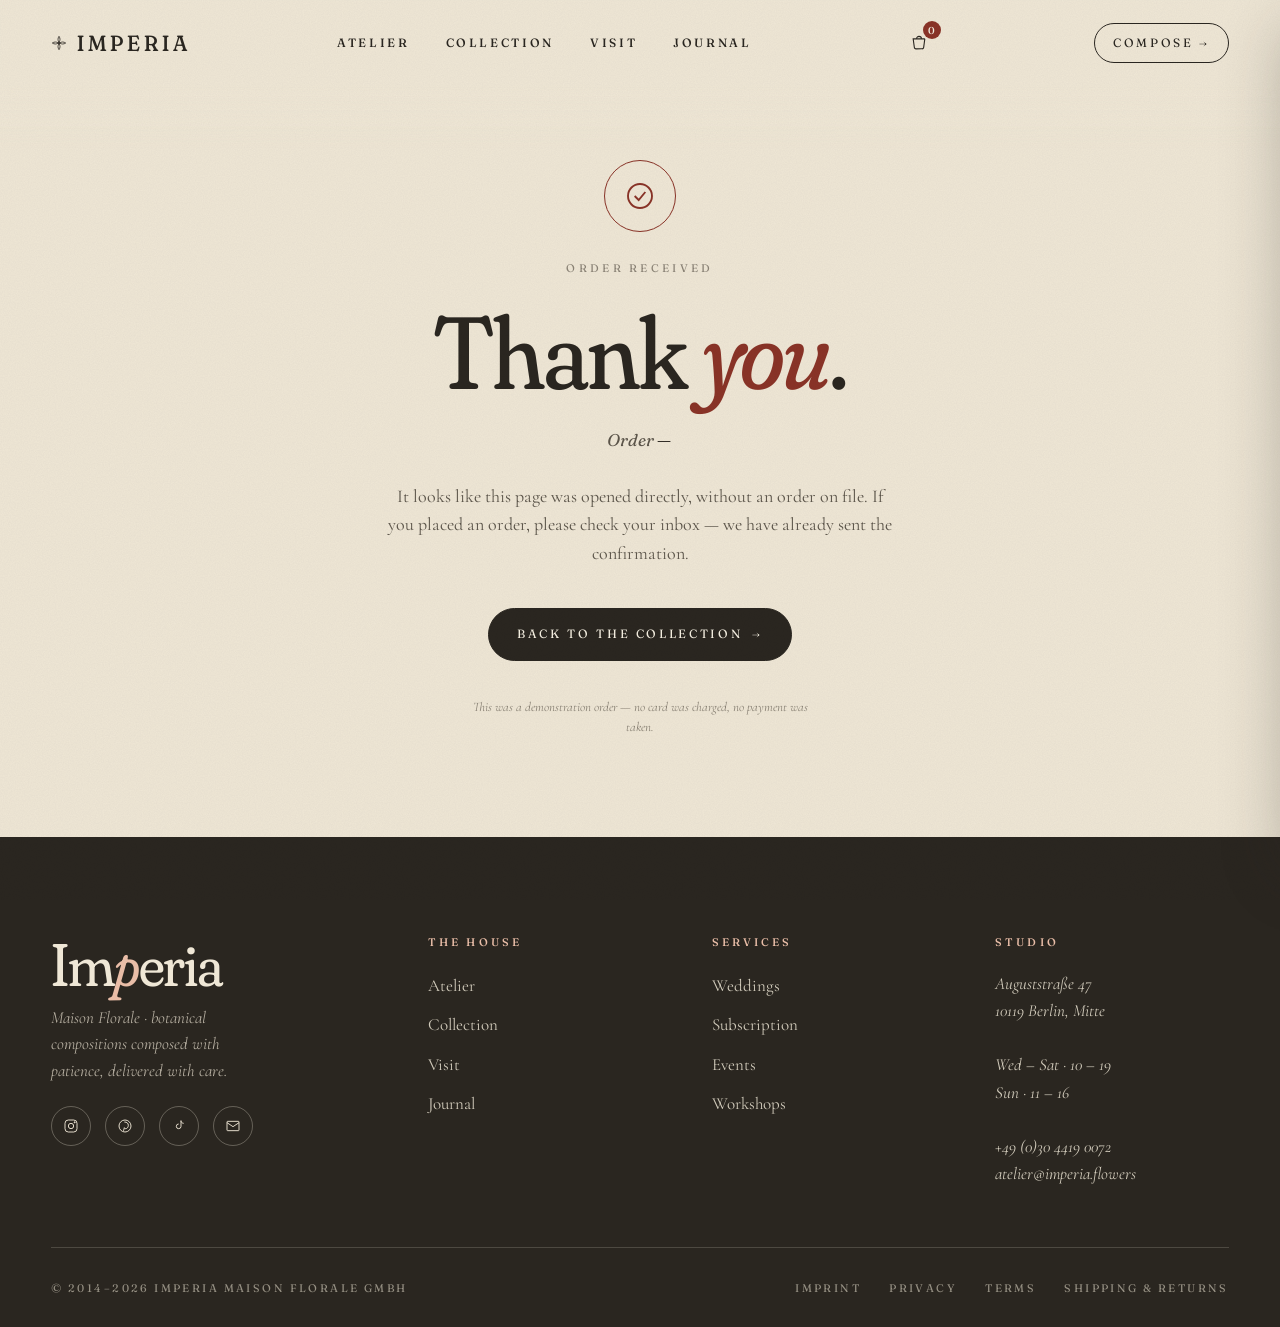
<file: checkout/thanks/index.html>
<!DOCTYPE html>
<html lang="en">
<head>
<meta charset="UTF-8" />
<meta name="viewport" content="width=device-width, initial-scale=1.0" />
<title>Order placed — IMPERIA Maison Florale</title>
<meta name="description" content="Your IMPERIA order has been placed. The atelier will write back shortly." />
<link rel="stylesheet" href="/css/style.css" />
<link rel="icon" href="data:image/svg+xml,%3Csvg xmlns='http://www.w3.org/2000/svg' viewBox='0 0 32 32'%3E%3Ctext y='26' font-size='28' font-family='Georgia' font-style='italic' fill='%238a3327'%3EI%3C/text%3E%3C/svg%3E" />
</head>
<body>

<!-- NAV -->
<nav class="nav" id="nav">
  <a href="/" class="nav-logo" aria-label="IMPERIA home">
    <svg viewBox="0 0 24 24" fill="none" stroke="currentColor" stroke-width="1.2">
      <path d="M12 2c2 3 2 6 0 9-2-3-2-6 0-9zM12 22c-2-3-2-6 0-9 2 3 2 6 0 9zM2 12c3-2 6-2 9 0-3 2-6 2-9 0zM22 12c-3 2-6 2-9 0 3-2 6-2 9 0z"/>
      <circle cx="12" cy="12" r="1.3" fill="currentColor"/>
    </svg>
    IMPERIA
  </a>
  <div class="nav-panel" id="navPanel">
    <div class="nav-links" id="navLinks">
      <a class="nav-link" href="/">Atelier</a>
      <a class="nav-link" href="/products/">Collection</a>
      <a class="nav-link" href="/contact/">Visit</a>
      <a class="nav-link" href="/#journal">Journal</a>
    </div>
    <div class="nav-extras">
      <a class="nav-extra-cta" href="/products/">
        Compose a bouquet
        <svg width="20" height="10" viewBox="0 0 20 10" fill="none" stroke="currentColor" stroke-width="1.4"><path d="M1 5h17M14 1l4 4-4 4"/></svg>
      </a>
      <svg class="nav-extra-ornament" viewBox="0 0 120 24" fill="none">
        <path d="M2 12h36" stroke-linecap="round"/>
        <circle cx="46" cy="12" r="2"/>
        <path d="M52 12c4-5 8-5 12 0-4 5-8 5-12 0z"/>
        <circle cx="74" cy="12" r="2"/>
        <path d="M82 12h36" stroke-linecap="round"/>
      </svg>
      <div class="nav-extra-grid">
        <div class="nav-extra-block"><h5>The Atelier</h5><p>Auguststraße 47<br/>10119 Berlin · Mitte</p></div>
        <div class="nav-extra-block"><h5>Hours</h5><p>Wed–Fri · 10–19<br/>Sat · 09–19<br/>Sun · 11–16</p></div>
        <div class="nav-extra-block"><h5>Conversation</h5><p>atelier@imperia.flowers<br/>+49 (0)30 4419 0072</p></div>
      </div>
      <div class="nav-extra-socials">
        <a href="https://www.instagram.com/" aria-label="Instagram" rel="noopener" target="_blank"><svg viewBox="0 0 24 24" fill="none" stroke="currentColor" stroke-width="1.4"><rect x="3" y="3" width="18" height="18" rx="5"/><circle cx="12" cy="12" r="4"/><circle cx="17.5" cy="6.5" r="0.8" fill="currentColor"/></svg></a>
        <a href="https://www.pinterest.com/" aria-label="Pinterest" rel="noopener" target="_blank"><svg viewBox="0 0 24 24" fill="none" stroke="currentColor" stroke-width="1.4"><circle cx="12" cy="12" r="9"/><path d="M11 6c4 0 6 2 6 5 0 3-2 5-4 5-1 0-2-0.5-2-1.5l-1 4-1 1"/></svg></a>
        <a href="https://www.tiktok.com/" aria-label="TikTok" rel="noopener" target="_blank"><svg viewBox="0 0 24 24" fill="none" stroke="currentColor" stroke-width="1.4"><path d="M15 4v8.5a3.5 3.5 0 1 1-3.5-3.5"/><path d="M15 4c0 2 1.5 4 4 4"/></svg></a>
        <a href="mailto:atelier@imperia.flowers" aria-label="Email"><svg viewBox="0 0 24 24" fill="none" stroke="currentColor" stroke-width="1.4"><rect x="3" y="5" width="18" height="14" rx="1"/><path d="M3 7l9 6 9-6"/></svg></a>
      </div>
    </div>
  </div>
  <a class="nav-cta" href="/products/">Compose →</a>
  <div class="nav-burger" id="navBurger"><span></span><span></span><span></span></div>
</nav>

<main class="thanks-page" id="thanksPage">
  <div class="thanks-mark" aria-hidden="true">
    <svg viewBox="0 0 24 24" fill="none" stroke="currentColor" stroke-width="1.4"><circle cx="12" cy="12" r="9"/><path d="M8 12l3 3 5-6"/></svg>
  </div>

  <div class="thanks-eyebrow">Order received</div>
  <h1 class="display thanks-title">Thank <em>you</em>.</h1>

  <p class="thanks-order-no">Order <strong id="orderNo">—</strong></p>

  <p class="thanks-body" id="thanksBody">
    A confirmation is on its way to your inbox. We'll hand-tie the composition in
    the studio this morning, and our cyclists will deliver in the window you chose.
    Should anything change between now and then, write to
    <a href="mailto:atelier@imperia.flowers" style="text-decoration: underline; text-underline-offset: 4px;">atelier@imperia.flowers</a>
    and we will see it within the hour.
  </p>

  <div class="thanks-recap" id="thanksRecap" hidden>
    <div class="thanks-recap-title">What you ordered</div>
    <div class="thanks-recap-list" id="thanksRecapList"></div>
    <div class="thanks-recap-total" id="thanksRecapTotal"></div>
  </div>

  <a class="btn btn-primary thanks-cta" href="/products/">Back to the collection <span class="arrow">→</span></a>

  <p style="font-style: italic; color: var(--ink-mute); font-size: 13px; margin-top: 8px;">
    This was a demonstration order — no card was charged, no payment was taken.
  </p>
</main>

<!-- FOOTER -->
<footer class="footer">
  <div class="wrap">
    <div class="footer-top">
      <div>
        <div class="footer-brand">Im<em>p</em>eria</div>
        <p class="footer-tagline">Maison Florale · botanical compositions composed with patience, delivered with care.</p>
        <div class="footer-socials">
          <a class="social-link" href="https://www.instagram.com/" aria-label="Instagram" rel="noopener" target="_blank"><svg viewBox="0 0 24 24" fill="none" stroke="currentColor" stroke-width="1.4"><rect x="3" y="3" width="18" height="18" rx="5"/><circle cx="12" cy="12" r="4"/><circle cx="17.5" cy="6.5" r="0.8" fill="currentColor"/></svg></a>
          <a class="social-link" href="https://www.pinterest.com/" aria-label="Pinterest" rel="noopener" target="_blank"><svg viewBox="0 0 24 24" fill="none" stroke="currentColor" stroke-width="1.4"><circle cx="12" cy="12" r="9"/><path d="M11 6c4 0 6 2 6 5 0 3-2 5-4 5-1 0-2-0.5-2-1.5l-1 4-1 1"/></svg></a>
          <a class="social-link" href="https://www.tiktok.com/" aria-label="TikTok" rel="noopener" target="_blank"><svg viewBox="0 0 24 24" fill="none" stroke="currentColor" stroke-width="1.4"><path d="M15 4v8.5a3.5 3.5 0 1 1-3.5-3.5"/><path d="M15 4c0 2 1.5 4 4 4"/></svg></a>
          <a class="social-link" href="mailto:atelier@imperia.flowers" aria-label="Email"><svg viewBox="0 0 24 24" fill="none" stroke="currentColor" stroke-width="1.4"><rect x="3" y="5" width="18" height="14" rx="1"/><path d="M3 7l9 6 9-6"/></svg></a>
        </div>
      </div>
      <div><h4>The House</h4><ul><li><a href="/">Atelier</a></li><li><a href="/products/">Collection</a></li><li><a href="/contact/">Visit</a></li><li><a href="/#journal">Journal</a></li></ul></div>
      <div><h4>Services</h4><ul><li><a href="/contact/">Weddings</a></li><li><a href="/products/">Subscription</a></li><li><a href="/contact/">Events</a></li><li><a href="/contact/">Workshops</a></li></ul></div>
      <div><h4>Studio</h4><p class="footer-info">Auguststraße 47<br/>10119 Berlin, Mitte<br/><br/>Wed – Sat · 10 – 19<br/>Sun · 11 – 16<br/><br/>+49 (0)30 4419 0072<br/>atelier@imperia.flowers</p></div>
    </div>
    <div class="footer-bottom">
      <span>© 2014–2026 Imperia Maison Florale GmbH</span>
      <div class="footer-imprint-links">
        <a href="/imprint/">Imprint</a><a href="/imprint/#privacy">Privacy</a><a href="/imprint/#terms">Terms</a><a href="/imprint/#shipping">Shipping &amp; Returns</a>
      </div>
    </div>
  </div>
</footer>

<script src="/js/main.js"></script>
<script src="/js/cart.js"></script>
<script src="/checkout/thanks/thanks.js"></script>
</body>
</html>
</file>
<file: css/style.css>
/* ============================================================
   IMPERIA — Maison Florale
   Editorial botanical aesthetic
   ============================================================ */

/* ---- Self-hosted fonts ---- */

@font-face {
  font-family: "Fraunces";
  src: url("/assets/fonts/Fraunces-VariableFont_SOFT,WONK,opsz,wght.ttf") format("truetype");
  font-weight: 100 900;
  font-style: normal;
  font-display: swap;
}

@font-face {
  font-family: "Fraunces";
  src: url("/assets/fonts/Fraunces-Italic-VariableFont_SOFT,WONK,opsz,wght.ttf") format("truetype");
  font-weight: 100 900;
  font-style: italic;
  font-display: swap;
}

@font-face {
  font-family: "Cormorant Garamond";
  src: url("/assets/fonts/CormorantGaramond-Regular.ttf") format("truetype");
  font-weight: 400;
  font-style: normal;
  font-display: swap;
}

@font-face {
  font-family: "Cormorant Garamond";
  src: url("/assets/fonts/CormorantGaramond-Italic.ttf") format("truetype");
  font-weight: 400;
  font-style: italic;
  font-display: swap;
}

@font-face {
  font-family: "Cormorant Garamond";
  src: url("/assets/fonts/CormorantGaramond-Medium.ttf") format("truetype");
  font-weight: 500;
  font-style: normal;
  font-display: swap;
}

@font-face {
  font-family: "Cormorant Garamond";
  src: url("/assets/fonts/CormorantGaramond-MediumItalic.ttf") format("truetype");
  font-weight: 500;
  font-style: italic;
  font-display: swap;
}

:root {
  /* Palette — warm bone, deep ink, terracotta, moss, antique gold */
  --cream:        #efe7d6;
  --cream-deep:   #e6dcc4;
  --cream-light:  #f6f0e2;
  --ink:          #2a2620;
  --ink-soft:     #5c554a;
  --ink-mute:     #8a8275;
  --rose:         #b8584a;
  --rose-deep:    #8a3327;
  --moss:         #6a7a52;
  --moss-deep:    #4a5639;
  --gold:         #a88556;
  --paper-line:   rgba(42, 38, 32, 0.16);

  --serif-display: "Fraunces", "Cormorant Garamond", "Times New Roman", serif;
  --serif-body:    "Cormorant Garamond", "Fraunces", Georgia, serif;

  --ease-soft: cubic-bezier(.4, .14, .2, 1);
  --ease-out:  cubic-bezier(.16, 1, .3, 1);
}

* { margin: 0; padding: 0; box-sizing: border-box; }

html { scroll-behavior: smooth; }

body {
  font-family: var(--serif-body);
  font-weight: 400;
  font-size: 19px;
  line-height: 1.55;
  color: var(--ink);
  background: var(--cream);
  overflow-x: hidden;
  -webkit-font-smoothing: antialiased;
  -moz-osx-font-smoothing: grayscale;
  position: relative;
}

/* Subtle paper grain overlay */
body::before {
  content: "";
  position: fixed;
  inset: 0;
  pointer-events: none;
  z-index: 999;
  opacity: 0.35;
  mix-blend-mode: multiply;
  background-image: url("data:image/svg+xml;utf8,<svg xmlns='http://www.w3.org/2000/svg' width='200' height='200'><filter id='n'><feTurbulence type='fractalNoise' baseFrequency='0.85' numOctaves='2' stitchTiles='stitch'/><feColorMatrix values='0 0 0 0 0.16 0 0 0 0 0.15 0 0 0 0 0.13 0 0 0 0.18 0'/></filter><rect width='100%25' height='100%25' filter='url(%23n)'/></svg>");
}

img { max-width: 100%; display: block; }
a { color: inherit; text-decoration: none; }

::selection { background: var(--rose); color: var(--cream-light); }

/* ============================================================
   Typography
   ============================================================ */

.display {
  font-family: var(--serif-display);
  font-variation-settings: "opsz" 144, "SOFT" 100;
  font-weight: 400;
  letter-spacing: -0.02em;
  line-height: 0.88;
}

.eyebrow {
  font-family: var(--serif-display);
  font-variation-settings: "opsz" 9;
  font-size: 11px;
  font-weight: 500;
  letter-spacing: 0.32em;
  text-transform: uppercase;
  color: var(--ink-soft);
}

.italic { font-style: italic; }

h1, h2, h3, h4 {
  font-family: var(--serif-display);
  font-weight: 400;
  letter-spacing: -0.015em;
  line-height: 1;
}

p { max-width: 60ch; }

/* ============================================================
   Layout
   ============================================================ */

.wrap {
  max-width: 1320px;
  margin-left: auto;
  margin-right: auto;
  padding-left: clamp(20px, 4vw, 56px);
  padding-right: clamp(20px, 4vw, 56px);
}

.rule {
  height: 1px;
  background: var(--paper-line);
  width: 100%;
}

section { position: relative; }

/* ============================================================
   Navigation
   ============================================================ */

.nav {
  position: fixed;
  top: 0; left: 0; right: 0;
  z-index: 100;
  padding: 22px clamp(20px, 4vw, 56px);
  display: flex;
  align-items: center;
  justify-content: space-between;
  backdrop-filter: blur(10px);
  -webkit-backdrop-filter: blur(10px);
  background: rgba(239, 231, 214, 0.78);
  border-bottom: 1px solid transparent;
  transition: border-color 600ms var(--ease-soft);
}

.nav.scrolled { border-bottom-color: var(--paper-line); }

/* Soft fade below the nav header — extends the frosted glass look downward
   and gently dissolves content as it scrolls under, like the mobile menu fade. */
.nav::before {
  content: "";
  position: absolute;
  top: 100%;
  left: 0;
  right: 0;
  height: 64px;
  background: linear-gradient(
    to bottom,
    rgba(239, 231, 214, 0.88) 0%,
    rgba(239, 231, 214, 0.55) 45%,
    rgba(239, 231, 214, 0) 100%
  );
  backdrop-filter: blur(10px);
  -webkit-backdrop-filter: blur(10px);
  -webkit-mask-image: linear-gradient(to bottom, black 0%, black 60%, transparent 100%);
  mask-image: linear-gradient(to bottom, black 0%, black 60%, transparent 100%);
  pointer-events: none;
}

.nav-logo {
  font-family: var(--serif-display);
  font-variation-settings: "opsz" 144, "SOFT" 100;
  font-size: 22px;
  font-weight: 500;
  letter-spacing: 0.18em;
  display: flex;
  align-items: center;
  gap: 10px;
}

.nav-logo svg { width: 16px; height: 16px; }

.nav-links {
  display: flex;
  gap: 36px;
  align-items: center;
  font-family: var(--serif-display);
  font-variation-settings: "opsz" 9;
  font-size: 12px;
  font-weight: 500;
  letter-spacing: 0.22em;
  text-transform: uppercase;
}

.nav-link {
  position: relative;
  padding: 4px 0;
  color: var(--ink);
  transition: color 200ms;
}

.nav-link::after {
  content: "";
  position: absolute;
  left: 0; bottom: -2px;
  width: 100%;
  height: 1px;
  background: var(--ink);
  transform: scaleX(0);
  transform-origin: right;
  transition: transform 420ms var(--ease-out);
}

.nav-link:hover::after,
.nav-link.active::after {
  transform: scaleX(1);
  transform-origin: left;
}

.nav-link.active { color: var(--rose-deep); }
.nav-link.active::after { background: var(--rose-deep); }

.nav-cta {
  font-family: var(--serif-display);
  font-variation-settings: "opsz" 9;
  font-size: 12px;
  letter-spacing: 0.22em;
  text-transform: uppercase;
  padding: 10px 18px;
  border: 1px solid var(--ink);
  border-radius: 999px;
  transition: all 320ms var(--ease-soft);
}

.nav-cta:hover {
  background: var(--ink);
  color: var(--cream-light);
}

.nav-burger {
  display: none;
  width: 28px;
  height: 22px;
  flex-direction: column;
  justify-content: space-between;
  cursor: pointer;
}

.nav-burger span {
  display: block;
  height: 1px;
  background: var(--ink);
  transition: transform 300ms, opacity 200ms;
}

.nav.open .nav-burger span:nth-child(1) { transform: translateY(10px) rotate(45deg); }
.nav.open .nav-burger span:nth-child(2) { opacity: 0; }
.nav.open .nav-burger span:nth-child(3) { transform: translateY(-10px) rotate(-45deg); }

/* Nav panel — neutral on desktop, full-screen overlay on mobile */
.nav-panel { display: contents; }
.nav-extras { display: none; }

/* ============================================================
   Hero (Landing)
   ============================================================ */

.hero {
  min-height: 100vh;
  padding: 120px clamp(20px, 4vw, 56px) 80px;
  display: flex;
  flex-direction: column;
  justify-content: center;
  position: relative;
  overflow: hidden;
}

.hero-grid {
  display: grid;
  grid-template-columns: 1fr auto 1fr;
  gap: 40px;
  align-items: end;
  max-width: 1320px;
  margin: 0 auto;
  width: 100%;
}

.hero-side {
  font-family: var(--serif-display);
  font-variation-settings: "opsz" 9;
  font-size: 11px;
  letter-spacing: 0.32em;
  text-transform: uppercase;
  color: var(--ink-soft);
  writing-mode: vertical-rl;
  transform: rotate(180deg);
  white-space: nowrap;
  align-self: center;
}

.hero-side-right {
  text-align: right;
  align-self: end;
  font-family: var(--serif-body);
  font-style: italic;
  font-size: 17px;
  color: var(--ink-soft);
  max-width: 240px;
  justify-self: end;
}

.hero-center {
  text-align: center;
  position: relative;
}

.hero-eyebrow {
  margin-bottom: 28px;
  opacity: 0;
  animation: fadeUp 900ms var(--ease-out) 200ms forwards;
}

.hero-eyebrow .dot {
  display: inline-block;
  width: 4px; height: 4px;
  background: var(--rose);
  border-radius: 50%;
  margin: 0 14px;
  vertical-align: middle;
}

.hero-title {
  font-size: clamp(72px, 17vw, 260px);
  letter-spacing: -0.04em;
  line-height: 0.92;
  font-variation-settings: "opsz" 144, "SOFT" 100, "wght" 380;
  display: flex;
  justify-content: center;
  gap: 0.005em;
}

.hero-title .letter {
  display: inline-block;
  opacity: 0;
  transform: translateY(40%);
  animation: letterUp 1100ms var(--ease-out) forwards;
}

.hero-title .letter.italic {
  font-style: italic;
  font-variation-settings: "opsz" 144, "SOFT" 100, "wght" 320;
  color: var(--rose-deep);
}

@keyframes letterUp {
  to { opacity: 1; transform: translateY(0); }
}

.hero-sub {
  margin-top: 56px;
  font-family: var(--serif-body);
  font-style: italic;
  font-size: clamp(18px, 2vw, 22px);
  color: var(--ink-soft);
  opacity: 0;
  animation: fadeUp 900ms var(--ease-out) 1100ms forwards;
}

.hero-actions {
  margin-top: 44px;
  display: flex;
  gap: 18px;
  justify-content: center;
  opacity: 0;
  animation: fadeUp 900ms var(--ease-out) 1300ms forwards;
}

.btn {
  font-family: var(--serif-display);
  font-variation-settings: "opsz" 9;
  font-size: 12px;
  letter-spacing: 0.22em;
  text-transform: uppercase;
  padding: 16px 28px;
  border-radius: 999px;
  border: 1px solid var(--ink);
  background: transparent;
  color: var(--ink);
  cursor: pointer;
  transition: all 360ms var(--ease-soft);
  display: inline-flex;
  align-items: center;
  gap: 10px;
}

.btn:hover {
  background: var(--ink);
  color: var(--cream-light);
  transform: translateY(-2px);
}

.btn-primary {
  background: var(--ink);
  color: var(--cream-light);
}

.btn-primary:hover {
  background: var(--rose-deep);
  border-color: var(--rose-deep);
}

.btn .arrow {
  display: inline-block;
  transition: transform 300ms var(--ease-out);
}
.btn:hover .arrow { transform: translateX(4px); }

/* Hero ornament under title */
.hero-ornament {
  margin: 28px auto 0;
  width: 120px;
  opacity: 0;
  animation: fadeUp 900ms var(--ease-out) 1500ms forwards;
}
.hero-ornament path,
.hero-ornament circle { stroke: var(--ink-soft); fill: none; }

/* Floating petals */
.petals {
  position: absolute;
  inset: 0;
  pointer-events: none;
  z-index: 1;
}

.petal {
  position: absolute;
  opacity: 0;
  animation: petalFloat 14s linear infinite, petalFade 14s linear infinite;
}

.petal svg { width: 100%; height: 100%; }

@keyframes petalFloat {
  0%   { transform: translate(0, -10vh) rotate(0deg); }
  100% { transform: translate(20px, 110vh) rotate(720deg); }
}

@keyframes petalFade {
  0%, 100% { opacity: 0; }
  10%, 90% { opacity: 0.55; }
}

@keyframes fadeUp {
  from { opacity: 0; transform: translateY(20px); }
  to   { opacity: 1; transform: translateY(0); }
}

/* ============================================================
   Section: Manifesto / Editorial intro
   ============================================================ */

.manifesto {
  padding-top: clamp(110px, 14vw, 200px);
  padding-bottom: clamp(80px, 12vw, 160px);
  position: relative;
}

.manifesto-grid {
  display: grid;
  grid-template-columns: 1fr 1.4fr;
  gap: clamp(40px, 7vw, 100px);
  align-items: start;
}

.manifesto-label {
  font-family: var(--serif-display);
  font-variation-settings: "opsz" 9;
  font-size: 11px;
  letter-spacing: 0.32em;
  text-transform: uppercase;
  color: var(--ink-soft);
  display: flex;
  align-items: center;
  gap: 18px;
}

.manifesto-label::before {
  content: "";
  width: 36px;
  height: 1px;
  background: var(--ink-soft);
}

.manifesto-title {
  margin-top: 32px;
  font-size: clamp(38px, 6vw, 86px);
  font-variation-settings: "opsz" 144, "SOFT" 100, "wght" 380;
  line-height: 0.96;
}

.manifesto-title em {
  font-style: italic;
  color: var(--rose-deep);
  font-variation-settings: "opsz" 144, "SOFT" 100, "wght" 320;
}

.manifesto-body {
  padding-top: 36px;
}

.manifesto-body p {
  font-size: 20px;
  line-height: 1.6;
  color: var(--ink-soft);
  margin-bottom: 24px;
}

.manifesto-body p:first-child::first-letter {
  font-family: var(--serif-display);
  font-variation-settings: "opsz" 144, "wght" 500;
  font-size: 78px;
  float: left;
  line-height: 0.8;
  padding: 8px 14px 0 0;
  color: var(--rose-deep);
}

.manifesto-sig {
  margin-top: 36px;
  display: flex;
  align-items: center;
  gap: 16px;
  font-style: italic;
  color: var(--ink-soft);
  font-size: 17px;
}

.manifesto-sig::before {
  content: "❦";
  color: var(--rose);
  font-size: 22px;
}

/* ============================================================
   Section divider with ornament
   ============================================================ */

.divider {
  display: flex;
  align-items: center;
  gap: 24px;
  padding: 24px 0;
}

.divider .line {
  flex: 1;
  height: 1px;
  background: var(--paper-line);
}

.divider svg { color: var(--rose); width: 32px; height: 32px; }

/* ============================================================
   Featured / Collection grid
   ============================================================ */

.collection {
  padding-top: clamp(60px, 9vw, 120px);
  padding-bottom: clamp(60px, 9vw, 120px);
}

.section-head {
  display: flex;
  justify-content: space-between;
  align-items: end;
  margin-bottom: 60px;
  gap: 40px;
  flex-wrap: wrap;
}

.section-head h2 {
  font-size: clamp(40px, 6vw, 84px);
  font-variation-settings: "opsz" 144, "SOFT" 100, "wght" 380;
}

.section-head h2 em {
  font-style: italic;
  color: var(--rose-deep);
}

.section-head .lead {
  max-width: 360px;
  font-size: 17px;
  font-style: italic;
  color: var(--ink-soft);
  line-height: 1.55;
}

.grid-products {
  display: grid;
  grid-template-columns: repeat(3, 1fr);
  gap: clamp(30px, 4vw, 56px) clamp(28px, 3vw, 44px);
}

.product {
  position: relative;
  cursor: pointer;
}

.product-frame {
  position: relative;
  aspect-ratio: 4 / 5;
  overflow: hidden;
  background: var(--cream-deep);
  border-radius: 2px;
}

.product-frame img {
  width: 100%;
  height: 100%;
  object-fit: cover;
  transition: transform 1200ms var(--ease-out), filter 800ms;
  filter: saturate(0.9) contrast(0.96);
}

.product:hover .product-frame img {
  transform: scale(1.05);
  filter: saturate(1.05) contrast(1);
}

.product-num {
  position: absolute;
  top: 18px;
  left: 18px;
  font-family: var(--serif-display);
  font-variation-settings: "opsz" 144, "wght" 400;
  font-style: italic;
  font-size: 22px;
  color: var(--cream-light);
  mix-blend-mode: difference;
  z-index: 2;
}

.product-tag {
  position: absolute;
  top: 18px;
  right: 18px;
  font-family: var(--serif-display);
  font-variation-settings: "opsz" 9;
  font-size: 10px;
  letter-spacing: 0.22em;
  text-transform: uppercase;
  padding: 6px 12px;
  background: var(--cream-light);
  color: var(--ink);
  border-radius: 999px;
}

.product-info {
  padding-top: 18px;
  display: grid;
  grid-template-columns: 1fr auto;
  gap: 4px 16px;
  align-items: baseline;
}

.product-name {
  font-family: var(--serif-display);
  font-variation-settings: "opsz" 144, "SOFT" 100, "wght" 380;
  font-size: 26px;
  letter-spacing: -0.01em;
  line-height: 1.1;
}

.product-price {
  font-family: var(--serif-display);
  font-variation-settings: "opsz" 144, "wght" 400;
  font-style: italic;
  font-size: 22px;
  color: var(--rose-deep);
}

.product-latin {
  grid-column: 1 / -1;
  font-style: italic;
  font-size: 15px;
  color: var(--ink-mute);
  letter-spacing: 0.02em;
}

.product-cta {
  grid-column: 1 / -1;
  margin-top: 8px;
  font-family: var(--serif-display);
  font-variation-settings: "opsz" 9;
  font-size: 11px;
  letter-spacing: 0.22em;
  text-transform: uppercase;
  color: var(--ink-soft);
  position: relative;
  display: inline-flex;
  align-items: center;
  gap: 10px;
  width: max-content;
}

.product-cta::after {
  content: "";
  position: absolute;
  left: 0; bottom: -3px;
  width: 100%;
  height: 1px;
  background: var(--ink-soft);
  transform: scaleX(0.3);
  transform-origin: left;
  transition: transform 500ms var(--ease-out);
}

.product:hover .product-cta::after { transform: scaleX(1); }

/* ============================================================
   Seasonal poster
   ============================================================ */

.poster {
  margin: clamp(60px, 9vw, 120px) 0;
  position: relative;
  height: clamp(420px, 70vh, 720px);
  overflow: hidden;
  border-radius: 2px;
}

.poster-img {
  position: absolute;
  inset: 0;
  background-image: url("https://images.unsplash.com/photo-1455659817273-f96807779a8a?auto=format&fit=crop&w=2200&q=80");
  background-size: cover;
  background-position: center;
  filter: saturate(0.85) contrast(0.95);
  transform: scale(1.08);
  transition: transform 1.6s var(--ease-out);
}

.poster.in-view .poster-img { transform: scale(1); }

.poster::after {
  content: "";
  position: absolute;
  inset: 0;
  background: linear-gradient(180deg, rgba(42,38,32,0.05) 0%, rgba(42,38,32,0.55) 100%);
}

.poster-body {
  position: absolute;
  inset: 0;
  z-index: 2;
  display: flex;
  flex-direction: column;
  justify-content: flex-end;
  padding: clamp(30px, 5vw, 70px);
  color: var(--cream-light);
}

.poster-eyebrow {
  font-family: var(--serif-display);
  font-variation-settings: "opsz" 9;
  font-size: 11px;
  letter-spacing: 0.32em;
  text-transform: uppercase;
  margin-bottom: 18px;
  color: var(--cream);
}

.poster-title {
  font-size: clamp(44px, 7vw, 104px);
  font-variation-settings: "opsz" 144, "SOFT" 100, "wght" 380;
  line-height: 0.96;
  max-width: 900px;
}

.poster-title em {
  font-style: italic;
  color: #e9bda7;
}

.poster-actions {
  margin-top: 36px;
  display: flex;
  gap: 16px;
  flex-wrap: wrap;
}

.poster .btn {
  border-color: var(--cream-light);
  color: var(--cream-light);
}
.poster .btn:hover { background: var(--cream-light); color: var(--ink); }

/* ============================================================
   Services
   ============================================================ */

.services {
  padding-top: clamp(80px, 12vw, 140px);
  padding-bottom: clamp(80px, 12vw, 140px);
}

.services-grid {
  display: grid;
  grid-template-columns: repeat(3, 1fr);
  gap: 0;
  border-top: 1px solid var(--paper-line);
}

.service {
  padding: 44px 30px;
  border-bottom: 1px solid var(--paper-line);
  border-right: 1px solid var(--paper-line);
  position: relative;
  transition: background 600ms var(--ease-soft);
  cursor: pointer;
}

.service:nth-child(3n) { border-right: none; }
.service:hover { background: var(--cream-deep); }

.service-num {
  font-family: var(--serif-display);
  font-variation-settings: "opsz" 144, "wght" 400;
  font-style: italic;
  font-size: 32px;
  color: var(--rose);
  margin-bottom: 22px;
}

.service-title {
  font-size: 32px;
  font-variation-settings: "opsz" 144, "SOFT" 100, "wght" 380;
  margin-bottom: 14px;
}

.service-desc {
  color: var(--ink-soft);
  font-size: 17px;
  line-height: 1.55;
  margin-bottom: 28px;
}

.service-link {
  font-family: var(--serif-display);
  font-variation-settings: "opsz" 9;
  font-size: 11px;
  letter-spacing: 0.22em;
  text-transform: uppercase;
  display: inline-flex;
  align-items: center;
  gap: 10px;
  position: relative;
}

.service-link svg { transition: transform 400ms var(--ease-out); }
.service:hover .service-link svg { transform: translateX(6px); }

/* ============================================================
   Testimonials
   ============================================================ */

.quotes {
  padding: clamp(80px, 12vw, 140px) 0;
  background: var(--cream-deep);
  margin-top: clamp(40px, 6vw, 80px);
}

.quotes-eyebrow {
  text-align: center;
  margin-bottom: 50px;
  font-family: var(--serif-display);
  font-variation-settings: "opsz" 9;
  font-size: 11px;
  letter-spacing: 0.32em;
  text-transform: uppercase;
  color: var(--ink-soft);
}

.quotes-grid {
  display: grid;
  grid-template-columns: repeat(3, 1fr);
  gap: 60px;
}

.quote {
  text-align: center;
}

.quote-mark {
  font-family: var(--serif-display);
  font-variation-settings: "opsz" 144, "wght" 400;
  font-style: italic;
  font-size: 80px;
  line-height: 0.5;
  color: var(--rose);
  margin-bottom: 20px;
}

.quote-text {
  font-family: var(--serif-display);
  font-variation-settings: "opsz" 144, "SOFT" 100, "wght" 360;
  font-style: italic;
  font-size: 22px;
  line-height: 1.4;
  color: var(--ink);
  margin: 0 auto 28px;
  max-width: 32ch;
}

.quote-author {
  font-family: var(--serif-display);
  font-variation-settings: "opsz" 9;
  font-size: 11px;
  letter-spacing: 0.28em;
  text-transform: uppercase;
  color: var(--ink-soft);
}

.quote-author .dash { color: var(--rose); margin-right: 8px; }

/* ============================================================
   Marquee
   ============================================================ */

.marquee {
  border-top: 1px solid var(--paper-line);
  border-bottom: 1px solid var(--paper-line);
  padding: 26px 0;
  overflow: hidden;
  white-space: nowrap;
  background: var(--cream);
}

.marquee-track {
  display: inline-flex;
  gap: 60px;
  animation: marquee 38s linear infinite;
  font-family: var(--serif-display);
  font-variation-settings: "opsz" 144, "wght" 400;
  font-style: italic;
  font-size: 36px;
  color: var(--ink);
  align-items: center;
}

.marquee-track span { display: inline-flex; align-items: center; gap: 60px; }
.marquee-track svg { color: var(--rose); }

@keyframes marquee {
  to { transform: translateX(-50%); }
}

/* ============================================================
   Newsletter
   ============================================================ */

.newsletter {
  padding-top: clamp(120px, 15vw, 200px);
  padding-bottom: clamp(120px, 15vw, 200px);
  text-align: center;
}

.newsletter h2 {
  font-size: clamp(40px, 6vw, 80px);
  font-variation-settings: "opsz" 144, "SOFT" 100, "wght" 380;
  max-width: 20ch;
  margin: 0 auto 24px;
  line-height: 1;
}

.newsletter h2 em {
  font-style: italic;
  color: var(--rose-deep);
}

.newsletter p {
  font-style: italic;
  color: var(--ink-soft);
  font-size: 19px;
  max-width: 50ch;
  margin: 0 auto 44px;
}

.newsletter-form {
  display: flex;
  max-width: 520px;
  margin: 0 auto;
  border-bottom: 1px solid var(--ink);
  position: relative;
}

.newsletter-form input {
  flex: 1;
  padding: 16px 4px;
  border: none;
  background: transparent;
  font-family: var(--serif-body);
  font-size: 18px;
  color: var(--ink);
  outline: none;
}

.newsletter-form input::placeholder {
  color: var(--ink-mute);
  font-style: italic;
}

.newsletter-form button {
  padding: 16px 8px;
  background: transparent;
  border: none;
  cursor: pointer;
  font-family: var(--serif-display);
  font-variation-settings: "opsz" 9;
  font-size: 12px;
  letter-spacing: 0.22em;
  text-transform: uppercase;
  color: var(--ink);
  display: inline-flex;
  align-items: center;
  gap: 8px;
  transition: color 300ms;
}

.newsletter-form button:hover { color: var(--rose-deep); }

/* ============================================================
   Footer
   ============================================================ */

.footer {
  background: var(--ink);
  color: var(--cream);
  padding: clamp(60px, 9vw, 100px) 0 30px;
}

.footer-top {
  display: grid;
  grid-template-columns: 1.4fr 1fr 1fr 1fr;
  gap: 50px;
  padding-bottom: 60px;
  border-bottom: 1px solid rgba(239, 231, 214, 0.18);
}

.footer-brand {
  font-family: var(--serif-display);
  font-variation-settings: "opsz" 144, "SOFT" 100, "wght" 380;
  font-size: 60px;
  letter-spacing: -0.02em;
  line-height: 0.9;
}

.footer-brand em {
  font-style: italic;
  color: #e9bda7;
}

.footer-tagline {
  margin-top: 14px;
  font-style: italic;
  color: rgba(239, 231, 214, 0.7);
  font-size: 17px;
  max-width: 30ch;
}

.footer h4 {
  font-family: var(--serif-display);
  font-variation-settings: "opsz" 9;
  font-size: 11px;
  letter-spacing: 0.28em;
  text-transform: uppercase;
  color: #e9bda7;
  margin-bottom: 22px;
  font-weight: 500;
}

.footer ul { list-style: none; }
.footer li { margin-bottom: 10px; }
.footer li a {
  font-family: var(--serif-body);
  font-size: 17px;
  color: rgba(239, 231, 214, 0.85);
  transition: color 240ms;
  position: relative;
}
.footer li a:hover { color: #e9bda7; }
.footer li a::after {
  content: " →";
  opacity: 0;
  transition: opacity 240ms, transform 240ms;
  display: inline-block;
}
.footer li a:hover::after { opacity: 1; transform: translateX(2px); }

.footer-info { font-size: 17px; color: rgba(239, 231, 214, 0.85); font-style: italic; line-height: 1.6; }

.footer-socials {
  margin-top: 22px;
  display: flex;
  gap: 14px;
}

.social-link {
  width: 40px;
  height: 40px;
  border-radius: 50%;
  border: 1px solid rgba(239, 231, 214, 0.3);
  display: inline-flex;
  align-items: center;
  justify-content: center;
  transition: all 320ms var(--ease-soft);
  color: var(--cream);
}

.social-link:hover {
  background: var(--cream);
  color: var(--ink);
  transform: translateY(-3px) rotate(-6deg);
}

.social-link svg { width: 16px; height: 16px; }

.footer-bottom {
  padding-top: 32px;
  display: flex;
  justify-content: space-between;
  align-items: center;
  gap: 24px;
  flex-wrap: wrap;
  font-family: var(--serif-display);
  font-variation-settings: "opsz" 9;
  font-size: 11px;
  letter-spacing: 0.22em;
  text-transform: uppercase;
  color: rgba(239, 231, 214, 0.55);
}

.footer-bottom a { color: inherit; transition: color 240ms; }
.footer-bottom a:hover { color: #e9bda7; }

.footer-imprint-links {
  display: flex;
  gap: 28px;
  flex-wrap: wrap;
}

/* ============================================================
   Reveal on scroll
   ============================================================ */

.reveal {
  opacity: 0;
  transform: translateY(40px);
  transition: opacity 1100ms var(--ease-out), transform 1100ms var(--ease-out);
}

.reveal.in-view { opacity: 1; transform: translateY(0); }

.reveal-stagger > * {
  opacity: 0;
  transform: translateY(40px);
  transition: opacity 900ms var(--ease-out), transform 900ms var(--ease-out);
}

.reveal-stagger.in-view > * {
  opacity: 1;
  transform: translateY(0);
}

.reveal-stagger.in-view > *:nth-child(1) { transition-delay: 0ms; }
.reveal-stagger.in-view > *:nth-child(2) { transition-delay: 120ms; }
.reveal-stagger.in-view > *:nth-child(3) { transition-delay: 240ms; }
.reveal-stagger.in-view > *:nth-child(4) { transition-delay: 360ms; }
.reveal-stagger.in-view > *:nth-child(5) { transition-delay: 480ms; }
.reveal-stagger.in-view > *:nth-child(6) { transition-delay: 600ms; }

/* ============================================================
   Products Page
   ============================================================ */

.page-header {
  padding: 180px clamp(20px, 4vw, 56px) 60px;
  position: relative;
}

.page-header-inner {
  max-width: 1320px;
  margin: 0 auto;
  display: grid;
  grid-template-columns: 1fr 1fr;
  gap: 60px;
  align-items: end;
}

.page-eyebrow {
  font-family: var(--serif-display);
  font-variation-settings: "opsz" 9;
  font-size: 11px;
  letter-spacing: 0.32em;
  text-transform: uppercase;
  color: var(--ink-soft);
  margin-bottom: 24px;
  display: flex;
  align-items: center;
  gap: 18px;
}

.page-eyebrow::before {
  content: "";
  width: 36px;
  height: 1px;
  background: var(--ink-soft);
}

.page-title {
  font-size: clamp(60px, 11vw, 180px);
  font-variation-settings: "opsz" 144, "SOFT" 100, "wght" 380;
  line-height: 0.86;
  letter-spacing: -0.02em;
}

.page-title em {
  font-style: italic;
  color: var(--rose-deep);
  font-variation-settings: "opsz" 144, "SOFT" 100, "wght" 320;
}

.page-intro {
  font-size: 19px;
  font-style: italic;
  color: var(--ink-soft);
  max-width: 44ch;
  line-height: 1.55;
}

/* Filters */
.filters {
  padding: 24px clamp(20px, 4vw, 56px);
  border-top: 1px solid var(--paper-line);
  border-bottom: 1px solid var(--paper-line);
  position: sticky;
  top: 70px;
  background: rgba(239, 231, 214, 0.92);
  backdrop-filter: blur(10px);
  z-index: 50;
}

.filters-inner {
  max-width: 1320px;
  margin: 0 auto;
  display: flex;
  gap: 28px;
  flex-wrap: wrap;
  align-items: center;
}

.filter {
  font-family: var(--serif-display);
  font-variation-settings: "opsz" 9;
  font-size: 12px;
  letter-spacing: 0.22em;
  text-transform: uppercase;
  color: var(--ink-soft);
  padding: 6px 4px;
  background: transparent;
  border: none;
  cursor: pointer;
  position: relative;
  transition: color 240ms;
}

.filter::after {
  content: "";
  position: absolute;
  left: 0; bottom: 0;
  width: 100%;
  height: 1px;
  background: var(--rose-deep);
  transform: scaleX(0);
  transform-origin: left;
  transition: transform 400ms var(--ease-out);
}

.filter:hover { color: var(--ink); }
.filter.active { color: var(--rose-deep); }
.filter.active::after { transform: scaleX(1); }

.filter-count {
  font-family: var(--serif-display);
  font-style: italic;
  font-variation-settings: "opsz" 9;
  font-size: 10px;
  margin-left: 4px;
  opacity: 0.6;
}

.filters-sort {
  margin-left: auto;
  font-family: var(--serif-display);
  font-variation-settings: "opsz" 9;
  font-size: 11px;
  letter-spacing: 0.22em;
  text-transform: uppercase;
  color: var(--ink-soft);
}

.filters-sort select {
  background: transparent;
  border: none;
  font-family: inherit;
  font-size: inherit;
  letter-spacing: inherit;
  text-transform: inherit;
  color: var(--ink);
  cursor: pointer;
  font-style: italic;
}

/* Products grid layout (full page) */
.products-page {
  padding: clamp(50px, 7vw, 80px) clamp(20px, 4vw, 56px) clamp(80px, 11vw, 140px);
}

.products-page-inner {
  max-width: 1320px;
  margin: 0 auto;
}

/* ============================================================
   Contact Page
   ============================================================ */

.contact-page {
  padding: clamp(50px, 7vw, 80px) clamp(20px, 4vw, 56px) clamp(80px, 11vw, 140px);
}

.contact-grid {
  max-width: 1320px;
  margin: 0 auto;
  display: grid;
  grid-template-columns: 1fr 1.2fr;
  gap: clamp(50px, 8vw, 100px);
  align-items: start;
}

.contact-block {
  margin-bottom: 48px;
}

.contact-block h3 {
  font-family: var(--serif-display);
  font-variation-settings: "opsz" 9;
  font-size: 11px;
  letter-spacing: 0.32em;
  text-transform: uppercase;
  color: var(--ink-soft);
  margin-bottom: 14px;
  display: flex;
  align-items: center;
  gap: 14px;
}

.contact-block h3::before {
  content: "";
  width: 28px;
  height: 1px;
  background: var(--ink-soft);
}

.contact-block .value {
  font-family: var(--serif-display);
  font-variation-settings: "opsz" 144, "SOFT" 100, "wght" 380;
  font-size: 28px;
  line-height: 1.2;
}

.contact-block .value em {
  font-style: italic;
  color: var(--rose-deep);
}

.contact-block .sub {
  margin-top: 6px;
  font-style: italic;
  color: var(--ink-soft);
  font-size: 17px;
}

.hours-table {
  width: 100%;
  border-collapse: collapse;
  font-size: 17px;
}

.hours-table tr { border-bottom: 1px dashed var(--paper-line); }
.hours-table tr:last-child { border-bottom: none; }

.hours-table td {
  padding: 10px 0;
  color: var(--ink-soft);
}

.hours-table td:first-child {
  font-family: var(--serif-display);
  font-variation-settings: "opsz" 9;
  font-size: 11px;
  letter-spacing: 0.22em;
  text-transform: uppercase;
  color: var(--ink);
}

.hours-table td:last-child {
  text-align: right;
  font-style: italic;
}

.hours-table tr.closed td:last-child { color: var(--rose-deep); }

/* Contact form */
.contact-form {
  background: var(--cream-light);
  padding: clamp(32px, 5vw, 56px);
  border: 1px solid var(--paper-line);
  border-radius: 4px;
  position: relative;
}

.contact-form::before {
  content: "";
  position: absolute;
  top: -1px; left: -1px; right: -1px;
  height: 4px;
  background: linear-gradient(90deg, var(--rose), var(--gold), var(--moss));
  border-radius: 4px 4px 0 0;
}

.form-title {
  font-family: var(--serif-display);
  font-variation-settings: "opsz" 144, "SOFT" 100, "wght" 380;
  font-size: clamp(34px, 4vw, 48px);
  margin-bottom: 8px;
  line-height: 1;
}

.form-title em { font-style: italic; color: var(--rose-deep); }

.form-subtitle {
  font-style: italic;
  color: var(--ink-soft);
  margin-bottom: 36px;
  font-size: 17px;
}

.form-row {
  display: grid;
  grid-template-columns: 1fr 1fr;
  gap: 24px;
  margin-bottom: 24px;
}

.field { display: flex; flex-direction: column; gap: 6px; }
.field-full { grid-column: 1 / -1; }

.field label {
  font-family: var(--serif-display);
  font-variation-settings: "opsz" 9;
  font-size: 10px;
  letter-spacing: 0.28em;
  text-transform: uppercase;
  color: var(--ink-soft);
}

.field input,
.field select,
.field textarea {
  font-family: var(--serif-body);
  font-size: 18px;
  padding: 10px 0;
  background: transparent;
  border: none;
  border-bottom: 1px solid var(--paper-line);
  color: var(--ink);
  outline: none;
  transition: border-color 300ms;
}

.field input:focus,
.field select:focus,
.field textarea:focus { border-bottom-color: var(--rose-deep); }

.field textarea { resize: vertical; min-height: 110px; line-height: 1.5; }

.field input::placeholder,
.field textarea::placeholder { color: var(--ink-mute); font-style: italic; }

.field select { cursor: pointer; appearance: none; padding-right: 24px; background-image: url("data:image/svg+xml;utf8,<svg xmlns='http://www.w3.org/2000/svg' width='12' height='12' viewBox='0 0 12 12'><path d='M2 4l4 4 4-4' stroke='%232a2620' stroke-width='1' fill='none'/></svg>"); background-repeat: no-repeat; background-position: right center; }

.form-actions {
  display: flex;
  gap: 24px;
  align-items: center;
  margin-top: 12px;
}

.form-note {
  font-style: italic;
  font-size: 14px;
  color: var(--ink-mute);
  flex: 1;
}

/* Map illustration */
.map-illustration {
  margin-top: 48px;
  background: var(--cream-deep);
  aspect-ratio: 16 / 9;
  border-radius: 2px;
  position: relative;
  overflow: hidden;
}

.map-illustration svg { width: 100%; height: 100%; display: block; }

.map-pin {
  position: absolute;
  top: 48%; left: 50%;
  transform: translate(-50%, -100%);
  display: flex;
  flex-direction: column;
  align-items: center;
  gap: 6px;
}

.map-pin .pulse {
  width: 14px; height: 14px;
  background: var(--rose-deep);
  border-radius: 50%;
  position: relative;
  animation: pulse 2.4s var(--ease-out) infinite;
}

.map-pin .pulse::before {
  content: "";
  position: absolute; inset: -8px;
  border: 1px solid var(--rose-deep);
  border-radius: 50%;
  animation: pulseRing 2.4s var(--ease-out) infinite;
}

.map-pin .label {
  font-family: var(--serif-display);
  font-variation-settings: "opsz" 9;
  font-size: 11px;
  letter-spacing: 0.32em;
  text-transform: uppercase;
  background: var(--cream-light);
  padding: 6px 12px;
  border-radius: 999px;
  color: var(--ink);
  white-space: nowrap;
  border: 1px solid var(--paper-line);
}

@keyframes pulse {
  0%, 100% { transform: scale(1); }
  50%      { transform: scale(1.15); }
}

@keyframes pulseRing {
  0%   { transform: scale(0.6); opacity: 1; }
  100% { transform: scale(2.4); opacity: 0; }
}

/* ============================================================
   Imprint page minor
   ============================================================ */

.imprint-page {
  padding: 160px clamp(20px, 4vw, 56px) clamp(80px, 11vw, 120px);
  max-width: 820px;
  margin: 0 auto;
}

.imprint-page h2 {
  font-size: clamp(20px, 2vw, 24px);
  font-variation-settings: "opsz" 9;
  letter-spacing: 0.22em;
  text-transform: uppercase;
  font-weight: 500;
  color: var(--ink-soft);
  margin: 48px 0 16px;
}

.imprint-page p {
  font-size: 18px;
  line-height: 1.65;
  color: var(--ink-soft);
  margin-bottom: 14px;
}

/* ============================================================
   Responsive
   ============================================================ */

/* ---- Tablet (≤ 1024px) ---- */
@media (max-width: 1024px) {
  .grid-products { grid-template-columns: repeat(2, 1fr); gap: 40px 28px; }
  .services-grid { grid-template-columns: repeat(2, 1fr); }
  .service:nth-child(3n) { border-right: 1px solid var(--paper-line); }
  .service:nth-child(2n) { border-right: none; }
  .quotes-grid { grid-template-columns: 1fr; gap: 56px; max-width: 640px; margin: 0 auto; }
}

/* ---- Small tablet / large phone (≤ 920px) ---- */
@media (max-width: 920px) {
  body { font-size: 17px; }

  .wrap { padding-left: 24px; padding-right: 24px; }

  /* Nav header */
  .nav {
    padding: 16px 22px;
    /* Disable backdrop-filter on mobile — it creates a containing block
       that would trap position:fixed children like .nav-panel inside the nav strip. */
    backdrop-filter: none;
    -webkit-backdrop-filter: none;
  }
  .nav::before {
    height: 52px;
    background: linear-gradient(
      to bottom,
      var(--cream) 0%,
      rgba(239, 231, 214, 0.6) 50%,
      rgba(239, 231, 214, 0) 100%
    );
    backdrop-filter: none;
    -webkit-backdrop-filter: none;
  }
  .nav-cta { display: none; }
  .nav-burger { display: flex; position: relative; z-index: 110; }
  .nav-logo { font-size: 18px; letter-spacing: 0.16em; position: relative; z-index: 110; }
  .nav.open { background: var(--cream); }
  /* Drop the scrolled hairline on mobile — the gradient fade alone separates the header. */
  .nav,
  .nav.scrolled { border-bottom-color: transparent; }

  /* Full-screen mobile menu */
  .nav-panel {
    display: flex;
    flex-direction: column;
    position: fixed;
    inset: 0;
    background: var(--cream);
    padding: 130px 26px 36px;
    overflow-y: auto;
    overscroll-behavior: contain;
    z-index: 95;
    opacity: 0;
    visibility: hidden;
    transition: opacity 480ms var(--ease-out), visibility 0s linear 480ms;
  }

  /* Fade overlay — occludes content scrolling under the nav header
     so menu items don't visually overlap with the IMPERIA logo. */
  .nav.open::after {
    content: "";
    position: fixed;
    top: 0;
    left: 0;
    right: 0;
    height: 130px;
    background: linear-gradient(
      to bottom,
      var(--cream) 0,
      var(--cream) 80px,
      transparent 130px
    );
    pointer-events: none;
    z-index: 99;
  }

  .nav.open .nav-panel {
    opacity: 1;
    visibility: visible;
    transition: opacity 480ms var(--ease-out), visibility 0s linear 0s;
  }

  /* Soft botanical accent in the corner of the open menu */
  .nav-panel::before {
    content: "";
    position: absolute;
    top: 88px;
    right: -40px;
    width: 220px;
    height: 220px;
    background: radial-gradient(circle, var(--rose) 0%, transparent 65%);
    opacity: 0.08;
    border-radius: 50%;
    pointer-events: none;
  }

  /* Menu items become editorial display links */
  .nav-links {
    flex-direction: column;
    align-items: stretch;
    gap: 0;
    font-size: 0;
    letter-spacing: 0;
    text-transform: none;
    width: 100%;
    counter-reset: navi;
  }

  .nav-link {
    width: 100%;
    padding: 20px 0;
    font-family: var(--serif-display);
    font-variation-settings: "opsz" 144, "SOFT" 100, "wght" 380;
    font-size: clamp(36px, 10vw, 52px);
    line-height: 1;
    letter-spacing: -0.02em;
    text-transform: none;
    color: var(--ink);
    border-bottom: 1px solid var(--paper-line);
    display: flex;
    align-items: baseline;
    gap: 18px;
    counter-increment: navi;

    opacity: 0;
    transform: translateY(18px);
    transition: opacity 700ms var(--ease-out), transform 700ms var(--ease-out), color 200ms;
  }

  .nav-link::after { display: none; }

  .nav-link::before {
    content: counter(navi, decimal-leading-zero);
    font-family: var(--serif-display);
    font-variation-settings: "opsz" 9;
    font-style: italic;
    font-size: 11px;
    font-weight: 500;
    letter-spacing: 0.22em;
    color: var(--ink-mute);
    flex-shrink: 0;
    transform: translateY(-22px);
  }

  .nav-link.active {
    color: var(--rose-deep);
    font-style: italic;
  }
  .nav-link.active::before {
    color: var(--rose);
  }

  /* Staggered entry */
  .nav.open .nav-link { opacity: 1; transform: translateY(0); }
  .nav.open .nav-link:nth-child(1) { transition-delay: 220ms; }
  .nav.open .nav-link:nth-child(2) { transition-delay: 300ms; }
  .nav.open .nav-link:nth-child(3) { transition-delay: 380ms; }
  .nav.open .nav-link:nth-child(4) { transition-delay: 460ms; }

  /* Extras: CTA + ornament + studio info + socials */
  .nav-extras {
    display: flex;
    flex-direction: column;
    gap: 30px;
    margin-top: 40px;
    opacity: 0;
    transform: translateY(20px);
    transition: opacity 700ms var(--ease-out) 560ms, transform 700ms var(--ease-out) 560ms;
  }

  .nav.open .nav-extras {
    opacity: 1;
    transform: translateY(0);
  }

  .nav-extra-cta {
    font-family: var(--serif-display);
    font-variation-settings: "opsz" 9;
    font-size: 11px;
    letter-spacing: 0.26em;
    text-transform: uppercase;
    padding: 16px 26px;
    border-radius: 999px;
    color: var(--cream-light);
    background: var(--ink);
    display: inline-flex;
    align-items: center;
    gap: 12px;
    width: max-content;
    border: 1px solid var(--ink);
    transition: all 320ms var(--ease-soft);
  }
  .nav-extra-cta:active,
  .nav-extra-cta:hover {
    background: var(--rose-deep);
    border-color: var(--rose-deep);
  }
  .nav-extra-cta svg { transition: transform 300ms var(--ease-out); }
  .nav-extra-cta:active svg,
  .nav-extra-cta:hover svg { transform: translateX(4px); }

  .nav-extra-ornament {
    width: 96px;
    height: 18px;
    color: var(--ink-mute);
    align-self: flex-start;
  }
  .nav-extra-ornament path,
  .nav-extra-ornament circle {
    stroke: currentColor;
    fill: none;
    stroke-width: 1;
  }

  .nav-extra-grid {
    display: grid;
    grid-template-columns: 1fr 1fr;
    gap: 26px 22px;
  }

  .nav-extra-block h5 {
    font-family: var(--serif-display);
    font-variation-settings: "opsz" 9;
    font-size: 10px;
    letter-spacing: 0.28em;
    text-transform: uppercase;
    color: var(--ink-mute);
    margin-bottom: 8px;
    font-weight: 500;
  }

  .nav-extra-block p {
    font-family: var(--serif-body);
    font-style: italic;
    font-size: 15px;
    line-height: 1.5;
    color: var(--ink-soft);
    max-width: 100%;
  }

  .nav-extra-socials {
    display: flex;
    gap: 12px;
    margin-top: 2px;
    padding-top: 22px;
    border-top: 1px solid var(--paper-line);
  }

  .nav-extra-socials a {
    width: 40px;
    height: 40px;
    border-radius: 50%;
    border: 1px solid var(--paper-line);
    display: inline-flex;
    align-items: center;
    justify-content: center;
    color: var(--ink);
    transition: all 320ms var(--ease-soft);
  }

  .nav-extra-socials a:active,
  .nav-extra-socials a:hover {
    background: var(--rose-deep);
    border-color: var(--rose-deep);
    color: var(--cream-light);
    transform: translateY(-2px);
  }

  .nav-extra-socials svg { width: 15px; height: 15px; }

  /* Lock body when menu open */
  body.menu-open { overflow: hidden; }

  /* Hero */
  .hero { padding: 96px 22px 60px; min-height: auto; }
  .hero-grid { grid-template-columns: 1fr; gap: 0; }
  .hero-side, .hero-side-right { display: none; }
  .hero-eyebrow { margin-bottom: 20px; font-size: 10px; letter-spacing: 0.28em; }
  .hero-title { font-size: clamp(64px, 18vw, 140px); letter-spacing: -0.03em; line-height: 0.92; }
  .hero-sub { margin-top: 44px; font-size: 17px; padding: 0 8px; }
  .hero-actions { margin-top: 32px; gap: 12px; flex-wrap: wrap; }
  .btn { padding: 14px 22px; font-size: 11px; }
  .hero-ornament { margin-top: 22px; width: 90px; }

  /* Marquee */
  .marquee { padding: 20px 0; }
  .marquee-track { font-size: 26px; gap: 40px; }
  .marquee-track span { gap: 40px; }

  /* Manifesto */
  .manifesto { padding-top: 130px; padding-bottom: 80px; }
  .manifesto-grid { grid-template-columns: 1fr; gap: 28px; }
  .manifesto-title { font-size: clamp(34px, 7vw, 56px); margin-top: 22px; }
  .manifesto-body { padding-top: 12px; }
  .manifesto-body p { font-size: 17px; margin-bottom: 18px; }
  .manifesto-body p:first-child::first-letter { font-size: 58px; padding: 4px 10px 0 0; }
  .manifesto-sig { margin-top: 24px; font-size: 15px; }

  /* Collection */
  .collection { padding-top: 64px; padding-bottom: 64px; }
  .section-head { margin-bottom: 40px; gap: 20px; }
  .section-head h2 { font-size: clamp(34px, 7.5vw, 56px); }
  .section-head .lead { font-size: 16px; max-width: 100%; }

  /* Products grid */
  .grid-products { grid-template-columns: 1fr 1fr; gap: 32px 18px; }
  .product-num { top: 14px; left: 14px; font-size: 18px; }
  .product-tag { top: 14px; right: 14px; font-size: 9px; padding: 5px 10px; }
  .product-info { padding-top: 14px; gap: 4px 12px; }
  .product-name { font-size: 22px; }
  .product-price { font-size: 19px; }
  .product-latin { font-size: 13px; }
  .product-cta { font-size: 10px; }

  /* Poster */
  .poster { height: clamp(360px, 70vh, 540px); margin: 50px 0; }
  .poster-body { padding: 32px 26px; }
  .poster-title { font-size: clamp(34px, 7vw, 52px); }
  .poster-actions { margin-top: 24px; gap: 12px; }

  /* Services */
  .services { padding-top: 70px; padding-bottom: 70px; }
  .services-grid { grid-template-columns: 1fr; }
  .service { border-right: none !important; padding: 32px 4px; }
  .service-num { font-size: 26px; margin-bottom: 16px; }
  .service-title { font-size: 26px; }
  .service-desc { font-size: 16px; margin-bottom: 20px; }

  /* Quotes */
  .quotes { padding: 70px 0; }
  .quotes-grid { grid-template-columns: 1fr; gap: 48px; }
  .quote-text { font-size: 20px; }
  .quote-mark { font-size: 64px; }

  /* Newsletter */
  .newsletter { padding-top: 140px; padding-bottom: 140px; }
  .newsletter h2 { font-size: clamp(34px, 7vw, 56px); }
  .newsletter p { font-size: 17px; margin-bottom: 32px; }
  .newsletter-form input { font-size: 16px; padding: 14px 4px; }

  /* Footer */
  .footer { padding: 64px 0 24px; }
  .footer-top {
    grid-template-columns: 1fr 1fr;
    gap: 36px 28px;
    padding-bottom: 40px;
  }
  .footer-brand { font-size: 44px; }
  .footer-tagline { font-size: 15px; }
  .footer-info { font-size: 15px; }
  .footer li a { font-size: 15px; }
  .footer-bottom { padding-top: 24px; font-size: 10px; gap: 14px; }
  .footer-imprint-links { gap: 18px; }

  /* Page headers */
  .page-header { padding: 100px 22px 36px; }
  .page-header-inner { grid-template-columns: 1fr; gap: 22px; }
  .page-title { font-size: clamp(56px, 14vw, 120px); }
  .page-intro { font-size: 17px; }
  .page-eyebrow { font-size: 10px; letter-spacing: 0.28em; margin-bottom: 18px; }

  /* Filters */
  .filters { position: static; padding: 18px 0; }
  .filters-inner {
    gap: 6px 18px;
    flex-wrap: nowrap;
    overflow-x: auto;
    padding: 0 22px;
    scrollbar-width: none;
    -ms-overflow-style: none;
  }
  .filters-inner::-webkit-scrollbar { display: none; }
  .filter { white-space: nowrap; font-size: 11px; flex-shrink: 0; }
  .filters-sort {
    margin-left: 0;
    flex-shrink: 0;
    padding-left: 8px;
    border-left: 1px solid var(--paper-line);
    font-size: 10px;
  }

  /* Products page */
  .products-page { padding: 50px 22px 80px; }

  /* Contact */
  .contact-page { padding: 50px 22px 80px; }
  .contact-grid { grid-template-columns: 1fr; gap: 48px; }
  .contact-block { margin-bottom: 36px; }
  .contact-block .value { font-size: 24px; }
  .contact-block .sub { font-size: 15px; }
  .hours-table { font-size: 15px; }
  .map-illustration { aspect-ratio: 4 / 3; margin-top: 32px; }

  /* Contact form */
  .contact-form { padding: 32px 24px; }
  .form-title { font-size: clamp(28px, 6vw, 38px); }
  .form-subtitle { font-size: 15px; margin-bottom: 28px; }
  .form-row { grid-template-columns: 1fr; gap: 22px; margin-bottom: 22px; }
  .field input, .field select, .field textarea { font-size: 16px; }
  .field label { font-size: 9px; }
  .form-actions { flex-direction: column; align-items: stretch; gap: 18px; }
  .form-note { font-size: 13px; }
  .form-actions .btn { width: 100%; justify-content: center; }

  /* Imprint */
  .imprint-page { padding: 100px 22px 70px; }
  .imprint-page p { font-size: 16px; }
  .imprint-page h2 { font-size: 14px; margin: 36px 0 12px; }
}

/* ---- Phone (≤ 560px) ---- */
@media (max-width: 560px) {
  body { font-size: 16px; }
  .wrap { padding-left: 20px; padding-right: 20px; }

  .nav { padding: 14px 18px; }
  .nav-logo { font-size: 17px; letter-spacing: 0.14em; gap: 8px; }
  .nav-logo svg { width: 14px; height: 14px; }

  /* Hero */
  .hero { padding: 88px 18px 48px; }
  .hero-eyebrow .dot { margin: 0 8px; }
  .hero-title { font-size: clamp(56px, 19vw, 96px); line-height: 0.94; }
  .hero-sub { font-size: 16px; margin-top: 40px; }
  .hero-actions { flex-direction: column; align-items: stretch; width: 100%; max-width: 320px; margin-left: auto; margin-right: auto; }
  .hero-actions .btn { justify-content: center; }

  .marquee-track { font-size: 22px; gap: 32px; }
  .marquee-track span { gap: 32px; }

  .manifesto-title { font-size: clamp(30px, 8vw, 42px); }
  .manifesto-body p { font-size: 16px; }

  /* Products grid → single column */
  .grid-products { grid-template-columns: 1fr; gap: 36px; }
  .product-frame { aspect-ratio: 5 / 6; }
  .product-name { font-size: 24px; }
  .product-price { font-size: 20px; }
  .product-latin { font-size: 14px; }

  /* Poster */
  .poster { height: clamp(320px, 78vh, 480px); margin: 40px 0; border-radius: 2px; }
  .poster-body { padding: 26px 20px; }
  .poster-title { font-size: clamp(28px, 8vw, 40px); line-height: 1.04; }
  .poster-eyebrow { font-size: 10px; margin-bottom: 14px; }
  .poster-actions { flex-direction: column; align-items: stretch; }
  .poster-actions .btn { justify-content: center; }

  /* Services */
  .service { padding: 28px 0; }
  .service-title { font-size: 24px; }

  /* Section heads */
  .section-head { margin-bottom: 32px; }
  .section-head h2 { font-size: clamp(30px, 8vw, 44px); }
  .section-head .lead { font-size: 15px; }

  /* Quotes */
  .quotes { padding: 56px 0; }
  .quote-text { font-size: 18px; }
  .quote-mark { font-size: 52px; margin-bottom: 14px; }
  .quote-author { font-size: 10px; }

  /* Newsletter */
  .newsletter h2 { font-size: clamp(30px, 8vw, 44px); }
  .newsletter p { font-size: 16px; max-width: 40ch; }
  .newsletter-form { flex-direction: row; }

  /* Footer */
  .footer { padding: 48px 0 24px; }
  .footer-top { grid-template-columns: 1fr; gap: 32px; padding-bottom: 32px; }
  .footer-brand { font-size: 40px; }
  .footer-bottom {
    justify-content: flex-start;
    flex-direction: column;
    align-items: flex-start;
  }
  .footer-socials { margin-top: 18px; }

  /* Page header */
  .page-header { padding: 88px 18px 30px; }
  .page-title { font-size: clamp(48px, 16vw, 90px); }
  .page-eyebrow::before { width: 24px; }
  .page-intro { font-size: 16px; }

  /* Filters */
  .filters-inner { padding: 0 18px; gap: 4px 16px; }
  .filter { padding: 4px 2px; }

  /* Products page */
  .products-page { padding: 36px 18px 64px; }

  /* Contact */
  .contact-page { padding: 36px 18px 64px; }
  .contact-block .value { font-size: 22px; }
  .contact-block h3::before { width: 20px; }
  .hours-table td { padding: 8px 0; }

  .contact-form { padding: 26px 20px; border-radius: 3px; }
  .form-title { font-size: 26px; }
  .form-subtitle { font-size: 14px; margin-bottom: 22px; }

  /* Imprint */
  .imprint-page { padding: 88px 18px 56px; }
}

/* ---- Very small phones (≤ 380px) ---- */
@media (max-width: 380px) {
  .wrap { padding-left: 16px; padding-right: 16px; }
  .nav { padding: 12px 16px; }
  .nav-logo { font-size: 15px; }

  .nav-panel { padding: 118px 20px 32px; }
  .nav.open::after {
    height: 118px;
    background: linear-gradient(
      to bottom,
      var(--cream) 0,
      var(--cream) 68px,
      transparent 118px
    );
  }
  .nav-link { padding: 16px 0; font-size: clamp(32px, 11vw, 44px); gap: 12px; }
  .nav-link::before { font-size: 10px; transform: translateY(-18px); }
  .nav-extras { gap: 26px; margin-top: 32px; }
  .nav-extra-grid { grid-template-columns: 1fr; gap: 22px; }
  .nav-extra-cta { padding: 14px 22px; font-size: 10px; }

  .hero { padding: 84px 16px 40px; }
  .hero-title { font-size: clamp(48px, 20vw, 72px); }
  .hero-eyebrow { font-size: 9px; }

  .marquee-track { font-size: 19px; gap: 26px; }
  .marquee-track span { gap: 26px; }

  .page-header { padding: 84px 16px 28px; }
  .page-title { font-size: clamp(44px, 17vw, 72px); }

  .products-page { padding: 32px 16px 56px; }
  .contact-page { padding: 32px 16px 56px; }
  .imprint-page { padding: 84px 16px 48px; }

  .contact-form { padding: 22px 18px; }
  .form-title { font-size: 24px; }

  .footer-brand { font-size: 36px; }
}

/* ============================================================
   Product Display Page (PDP)
   ============================================================ */

.pdp {
  padding: clamp(110px, 12vw, 160px) clamp(20px, 4vw, 56px) clamp(90px, 11vw, 140px);
  max-width: 1320px;
  margin-left: auto;
  margin-right: auto;
}

.pdp-breadcrumb {
  font-family: var(--serif-display);
  font-variation-settings: "opsz" 9;
  font-size: 11px;
  letter-spacing: 0.28em;
  text-transform: uppercase;
  color: var(--ink-soft);
  margin-bottom: clamp(36px, 5vw, 64px);
  display: flex;
  flex-wrap: wrap;
  align-items: center;
  gap: 12px;
}

.pdp-breadcrumb a { transition: color 240ms; }
.pdp-breadcrumb a:hover { color: var(--rose-deep); }
.pdp-breadcrumb .sep { color: var(--ink-mute); }
.pdp-breadcrumb .current { color: var(--rose-deep); font-style: italic; text-transform: none; letter-spacing: 0; font-size: 14px; }

/* Two-column hero */
.pdp-grid {
  display: grid;
  grid-template-columns: 1.05fr 1fr;
  gap: clamp(40px, 6vw, 96px);
  align-items: start;
}

/* Gallery */
.pdp-gallery { position: relative; }

.pdp-hero {
  position: relative;
  aspect-ratio: 4 / 5;
  overflow: hidden;
  background: var(--cream-deep);
  border-radius: 2px;
}

.pdp-hero img {
  width: 100%;
  height: 100%;
  object-fit: cover;
  filter: saturate(0.92) contrast(0.96);
  transform: scale(1.02);
  transition: transform 1.4s var(--ease-out);
}

.pdp-hero:hover img { transform: scale(1.05); }

.pdp-num {
  position: absolute;
  top: 22px; left: 24px;
  font-family: var(--serif-display);
  font-variation-settings: "opsz" 144, "wght" 400;
  font-style: italic;
  font-size: 26px;
  color: var(--cream-light);
  mix-blend-mode: difference;
  z-index: 2;
}

.pdp-tag {
  position: absolute;
  top: 22px; right: 24px;
  font-family: var(--serif-display);
  font-variation-settings: "opsz" 9;
  font-size: 10px;
  letter-spacing: 0.26em;
  text-transform: uppercase;
  padding: 7px 14px;
  background: var(--cream-light);
  color: var(--ink);
  border-radius: 999px;
  z-index: 2;
}

.pdp-caption {
  margin-top: 16px;
  font-family: var(--serif-body);
  font-style: italic;
  font-size: 15px;
  color: var(--ink-mute);
  text-align: center;
}

/* Details column */
.pdp-details {
  position: sticky;
  top: 100px;
  align-self: start;
}

.pdp-eyebrow {
  font-family: var(--serif-display);
  font-variation-settings: "opsz" 9;
  font-size: 11px;
  letter-spacing: 0.32em;
  text-transform: uppercase;
  color: var(--ink-soft);
  margin-bottom: 22px;
  display: flex;
  align-items: center;
  gap: 14px;
}

.pdp-eyebrow::before {
  content: "";
  width: 28px;
  height: 1px;
  background: var(--ink-soft);
}

.pdp-title {
  font-size: clamp(52px, 7vw, 96px);
  font-variation-settings: "opsz" 144, "SOFT" 100, "wght" 380;
  line-height: 0.92;
  letter-spacing: -0.02em;
  margin-bottom: 14px;
}

.pdp-latin {
  font-family: var(--serif-display);
  font-variation-settings: "opsz" 144, "wght" 380;
  font-style: italic;
  font-size: 20px;
  color: var(--rose-deep);
  margin-bottom: 6px;
}

.pdp-notes {
  font-family: var(--serif-body);
  font-style: italic;
  color: var(--ink-mute);
  font-size: 15px;
  letter-spacing: 0.01em;
  margin-bottom: 28px;
}

.pdp-price-row {
  display: flex;
  align-items: baseline;
  gap: 14px;
  padding: 20px 0;
  border-top: 1px solid var(--paper-line);
  border-bottom: 1px solid var(--paper-line);
  margin-bottom: 28px;
}

.pdp-price {
  font-family: var(--serif-display);
  font-variation-settings: "opsz" 144, "SOFT" 100, "wght" 400;
  font-style: italic;
  font-size: 36px;
  color: var(--ink);
  letter-spacing: -0.01em;
}

.pdp-price-sub {
  font-size: 14px;
  color: var(--ink-mute);
}

.pdp-description {
  font-size: 18px;
  line-height: 1.55;
  color: var(--ink-soft);
  margin-bottom: 36px;
  max-width: 56ch;
}

/* Fields */
.pdp-field {
  margin-bottom: 28px;
}

.pdp-label {
  display: block;
  font-family: var(--serif-display);
  font-variation-settings: "opsz" 9;
  font-size: 10px;
  letter-spacing: 0.32em;
  text-transform: uppercase;
  color: var(--ink-soft);
  margin-bottom: 12px;
}

.pdp-options {
  display: flex;
  gap: 8px;
  flex-wrap: wrap;
}

.pdp-opt {
  font-family: var(--serif-display);
  font-variation-settings: "opsz" 9;
  font-size: 11px;
  letter-spacing: 0.22em;
  text-transform: uppercase;
  padding: 11px 18px;
  background: transparent;
  color: var(--ink);
  border: 1px solid var(--paper-line);
  border-radius: 999px;
  cursor: pointer;
  transition: all 280ms var(--ease-soft);
}

.pdp-opt:hover { border-color: var(--ink-soft); }

.pdp-opt.active {
  background: var(--ink);
  color: var(--cream-light);
  border-color: var(--ink);
}

.pdp-opt-note {
  margin-top: 10px;
  font-size: 14px;
  color: var(--ink-mute);
}

/* Note textarea */
.pdp-field textarea {
  width: 100%;
  font-family: var(--serif-body);
  font-style: italic;
  font-size: 16px;
  line-height: 1.5;
  padding: 12px 14px;
  background: var(--cream-light);
  border: 1px solid var(--paper-line);
  border-radius: 2px;
  color: var(--ink);
  outline: none;
  resize: vertical;
  min-height: 64px;
  transition: border-color 240ms;
}

.pdp-field textarea:focus { border-color: var(--rose-deep); }
.pdp-field textarea::placeholder { color: var(--ink-mute); font-style: italic; }

/* Buy row */
.pdp-buy-row {
  display: flex;
  gap: 14px;
  align-items: stretch;
  margin-top: 36px;
  margin-bottom: 36px;
}

.pdp-qty {
  display: inline-flex;
  align-items: center;
  border: 1px solid var(--paper-line);
  border-radius: 999px;
  padding: 4px;
  background: var(--cream-light);
}

.pdp-qty-btn {
  width: 34px;
  height: 34px;
  border-radius: 50%;
  border: none;
  background: transparent;
  font-family: var(--serif-display);
  font-size: 18px;
  color: var(--ink);
  cursor: pointer;
  transition: background 240ms;
}

.pdp-qty-btn:hover { background: var(--cream-deep); }

.pdp-qty-val {
  display: inline-block;
  min-width: 28px;
  text-align: center;
  font-family: var(--serif-display);
  font-variation-settings: "opsz" 144, "wght" 400;
  font-style: italic;
  font-size: 18px;
}

.pdp-cta {
  flex: 1;
  display: inline-flex;
  align-items: center;
  justify-content: space-between;
  gap: 14px;
  padding: 14px 24px;
  background: var(--ink);
  color: var(--cream-light);
  border: 1px solid var(--ink);
  border-radius: 999px;
  font-family: var(--serif-display);
  font-variation-settings: "opsz" 9;
  font-size: 12px;
  letter-spacing: 0.24em;
  text-transform: uppercase;
  cursor: pointer;
  transition: all 320ms var(--ease-soft);
}

.pdp-cta:hover {
  background: var(--rose-deep);
  border-color: var(--rose-deep);
  transform: translateY(-2px);
}

.pdp-cta-label { flex: 0 0 auto; }

.pdp-cta-price {
  flex: 1;
  text-align: right;
  font-style: italic;
  font-variation-settings: "opsz" 144, "wght" 400;
  font-size: 15px;
  letter-spacing: 0;
  text-transform: none;
  color: rgba(246, 240, 226, 0.85);
}

.pdp-cta-arrow { transition: transform 280ms var(--ease-out); flex-shrink: 0; }
.pdp-cta:hover .pdp-cta-arrow { transform: translateX(3px); }

/* Meta rows under CTA */
.pdp-meta {
  display: flex;
  flex-direction: column;
  gap: 18px;
  padding-top: 28px;
  border-top: 1px solid var(--paper-line);
}

.pdp-meta-row {
  display: flex;
  gap: 16px;
  align-items: flex-start;
}

.pdp-meta-row svg {
  width: 26px;
  height: 26px;
  flex-shrink: 0;
  color: var(--rose-deep);
  margin-top: 2px;
}

.pdp-meta-row h5 {
  font-family: var(--serif-display);
  font-variation-settings: "opsz" 144, "SOFT" 100, "wght" 400;
  font-size: 17px;
  color: var(--ink);
  margin-bottom: 2px;
}

.pdp-meta-row p {
  font-size: 15px;
  color: var(--ink-soft);
  line-height: 1.5;
}

/* Long-form prose sections */
.pdp-prose {
  display: grid;
  grid-template-columns: repeat(3, 1fr);
  gap: clamp(36px, 5vw, 70px) clamp(36px, 5vw, 70px);
  margin-top: clamp(80px, 10vw, 130px);
  padding-top: clamp(60px, 7vw, 90px);
  border-top: 1px solid var(--paper-line);
}

.pdp-section-label {
  font-family: var(--serif-display);
  font-variation-settings: "opsz" 9;
  font-size: 10px;
  letter-spacing: 0.32em;
  text-transform: uppercase;
  color: var(--ink-mute);
  margin-bottom: 12px;
  display: inline-block;
}

.pdp-section h3 {
  font-family: var(--serif-display);
  font-variation-settings: "opsz" 144, "SOFT" 100, "wght" 380;
  font-size: clamp(26px, 3vw, 34px);
  line-height: 1.05;
  margin-bottom: 22px;
}

.pdp-section h3 em {
  font-style: italic;
  color: var(--rose-deep);
}

.pdp-section p {
  font-size: 16px;
  line-height: 1.6;
  color: var(--ink-soft);
}

.pdp-list {
  list-style: none;
  padding: 0;
}

.pdp-list li {
  padding: 12px 0;
  border-bottom: 1px dashed var(--paper-line);
  font-family: var(--serif-body);
  font-size: 16px;
  color: var(--ink-soft);
  line-height: 1.45;
  position: relative;
  padding-left: 22px;
}

.pdp-list li::before {
  content: "❦";
  position: absolute;
  left: 0;
  top: 12px;
  color: var(--rose);
  font-size: 13px;
}

.pdp-list li:last-child { border-bottom: none; }

.pdp-longevity {
  margin-top: 18px;
  padding-top: 18px;
  border-top: 1px dashed var(--paper-line);
}

.pdp-longevity em {
  font-family: var(--serif-display);
  font-variation-settings: "opsz" 144, "wght" 400;
  font-style: italic;
  color: var(--ink);
}

/* Related products */
.pdp-related {
  margin-top: clamp(80px, 10vw, 130px);
  padding-top: clamp(60px, 7vw, 90px);
  border-top: 1px solid var(--paper-line);
}

.pdp-related .section-head h2 {
  font-size: clamp(34px, 5vw, 64px);
}

.pdp-related-link {
  font-family: var(--serif-display);
  font-variation-settings: "opsz" 9;
  font-size: 11px;
  letter-spacing: 0.24em;
  text-transform: uppercase;
  color: var(--ink-soft);
  display: inline-flex;
  align-items: center;
  gap: 10px;
  transition: color 240ms;
}

.pdp-related-link:hover { color: var(--rose-deep); }
.pdp-related-link svg { transition: transform 280ms var(--ease-out); }
.pdp-related-link:hover svg { transform: translateX(3px); }

.pdp-related .grid-products {
  grid-template-columns: repeat(3, 1fr);
}

/* Toast */
.pdp-toast {
  position: fixed;
  bottom: 28px;
  left: 50%;
  transform: translateX(-50%) translateY(120%);
  background: var(--ink);
  color: var(--cream-light);
  padding: 16px 22px;
  border-radius: 999px;
  display: flex;
  align-items: center;
  gap: 14px;
  font-family: var(--serif-body);
  font-size: 15px;
  box-shadow: 0 20px 40px rgba(42, 38, 32, 0.25);
  z-index: 200;
  opacity: 0;
  transition: opacity 400ms var(--ease-out), transform 500ms var(--ease-out);
  max-width: calc(100vw - 40px);
}

.pdp-toast.show {
  transform: translateX(-50%) translateY(0);
  opacity: 1;
}

.pdp-toast svg {
  width: 22px;
  height: 22px;
  color: #d9a594;
  flex-shrink: 0;
}

.pdp-toast strong {
  font-family: var(--serif-display);
  font-variation-settings: "opsz" 144, "wght" 400;
  font-style: italic;
  font-size: 16px;
  display: block;
  letter-spacing: 0.02em;
  color: #e9bda7;
}

.pdp-toast span { display: block; font-size: 14px; opacity: 0.85; }

/* ---- PDP responsive ---- */

@media (max-width: 1024px) {
  .pdp-grid { grid-template-columns: 1fr; gap: 48px; }
  .pdp-details { position: static; }
  .pdp-related .grid-products { grid-template-columns: repeat(2, 1fr); }
  .pdp-prose { grid-template-columns: 1fr 1fr; }
}

@media (max-width: 920px) {
  .pdp { padding-left: 24px; padding-right: 24px; }
  .pdp-breadcrumb { font-size: 10px; margin-bottom: 28px; gap: 8px; }
  .pdp-breadcrumb .current { font-size: 13px; }
  .pdp-title { font-size: clamp(44px, 12vw, 80px); margin-bottom: 12px; }
  .pdp-latin { font-size: 17px; }
  .pdp-notes { font-size: 14px; }
  .pdp-price { font-size: 30px; }
  .pdp-price-row { padding: 16px 0; margin-bottom: 24px; }
  .pdp-description { font-size: 17px; margin-bottom: 28px; }
  .pdp-num { top: 16px; left: 18px; font-size: 22px; }
  .pdp-tag { top: 16px; right: 18px; font-size: 9px; padding: 6px 12px; }
  .pdp-buy-row { flex-direction: column; gap: 14px; margin: 28px 0; }
  .pdp-cta { width: 100%; padding: 14px 22px; }
  .pdp-qty { align-self: flex-start; }
  .pdp-meta-row svg { width: 22px; height: 22px; }
  .pdp-meta-row h5 { font-size: 16px; }
  .pdp-meta-row p { font-size: 14px; }
  .pdp-prose { grid-template-columns: 1fr; gap: 44px; }
  .pdp-section h3 { font-size: 24px; margin-bottom: 16px; }
  .pdp-section p { font-size: 15px; }
  .pdp-list li { font-size: 15px; padding-top: 10px; padding-bottom: 10px; }
  .pdp-related .grid-products { grid-template-columns: 1fr 1fr; gap: 28px 18px; }
  .pdp-related .section-head { flex-direction: column; align-items: flex-start; gap: 14px; }
  .pdp-related-link { font-size: 10px; }
  .pdp-toast { bottom: 16px; padding: 14px 18px; font-size: 14px; gap: 12px; }
  .pdp-toast strong { font-size: 15px; }
  .pdp-toast span { font-size: 13px; }
}

@media (max-width: 560px) {
  .pdp { padding-left: 20px; padding-right: 20px; padding-top: 100px; }
  .pdp-related .grid-products { grid-template-columns: 1fr; gap: 36px; }
  .pdp-opt { font-size: 10px; padding: 10px 14px; letter-spacing: 0.18em; }
}

@media (max-width: 380px) {
  .pdp { padding-left: 16px; padding-right: 16px; }
}

/* Reduced motion */
@media (prefers-reduced-motion: reduce) {
  *, *::before, *::after {
    animation-duration: 0.001ms !important;
    transition-duration: 0.001ms !important;
  }
  .petals { display: none; }
}

/* ============================================================
   Cart — header button, drawer, checkout
   ============================================================ */

.nav-cart {
  position: relative;
  display: inline-flex;
  align-items: center;
  justify-content: center;
  width: 42px;
  height: 42px;
  margin-right: 8px;
  border: 1px solid transparent;
  border-radius: 999px;
  background: transparent;
  color: var(--ink);
  cursor: pointer;
  transition: border-color 320ms var(--ease-soft), background 320ms var(--ease-soft), color 320ms var(--ease-soft);
}
.nav-cart svg { width: 20px; height: 20px; }
.nav-cart:hover {
  border-color: var(--ink);
  background: var(--ink);
  color: var(--cream-light);
}
.nav-cart.has-items { border-color: var(--paper-line); }

.nav-cart-count {
  position: absolute;
  top: -2px;
  right: -2px;
  min-width: 18px;
  height: 18px;
  padding: 0 5px;
  display: inline-flex;
  align-items: center;
  justify-content: center;
  border-radius: 999px;
  background: var(--rose-deep);
  color: var(--cream-light);
  font-family: var(--serif-display);
  font-variation-settings: "opsz" 9;
  font-size: 10px;
  letter-spacing: 0.04em;
  font-weight: 500;
  box-shadow: 0 0 0 2px var(--cream);
}

/* ---- Cart drawer ---- */

.cart-overlay {
  position: fixed;
  inset: 0;
  background: rgba(42, 38, 32, 0.4);
  backdrop-filter: blur(4px);
  -webkit-backdrop-filter: blur(4px);
  z-index: 200;
  opacity: 0;
  transition: opacity 320ms var(--ease-soft);
}
.cart-overlay.show { opacity: 1; }

.cart-drawer {
  position: fixed;
  top: 0; right: 0;
  height: 100dvh;
  width: min(460px, 92vw);
  background: var(--cream-light);
  z-index: 210;
  display: flex;
  flex-direction: column;
  transform: translateX(100%);
  transition: transform 460ms var(--ease-out);
  box-shadow: -24px 0 60px -30px rgba(42, 38, 32, 0.3);
  border-left: 1px solid var(--paper-line);
}
.cart-drawer.open { transform: translateX(0); }

body.cart-open { overflow: hidden; }

.cart-head {
  display: flex;
  align-items: flex-start;
  justify-content: space-between;
  padding: 28px 28px 20px;
  border-bottom: 1px solid var(--paper-line);
  gap: 16px;
}
.cart-eyebrow {
  font-family: var(--serif-display);
  font-variation-settings: "opsz" 9;
  font-size: 10px;
  font-weight: 500;
  letter-spacing: 0.28em;
  text-transform: uppercase;
  color: var(--ink-mute);
  margin-bottom: 6px;
}
.cart-title {
  font-family: var(--serif-display);
  font-variation-settings: "opsz" 144, "SOFT" 100;
  font-size: 32px;
  letter-spacing: -0.01em;
  line-height: 1;
}
.cart-title em { font-style: italic; color: var(--rose-deep); }
.cart-close {
  background: transparent;
  border: 1px solid transparent;
  border-radius: 999px;
  width: 36px;
  height: 36px;
  display: inline-flex;
  align-items: center;
  justify-content: center;
  cursor: pointer;
  color: var(--ink-soft);
  transition: background 200ms, color 200ms, border-color 200ms;
}
.cart-close:hover { background: var(--ink); color: var(--cream-light); border-color: var(--ink); }
.cart-close svg { width: 16px; height: 16px; }

.cart-body {
  flex: 1 1 auto;
  overflow-y: auto;
  padding: 12px 28px 28px;
}

.cart-empty {
  text-align: center;
  padding: 64px 16px 32px;
  display: flex;
  flex-direction: column;
  align-items: center;
  gap: 14px;
  color: var(--ink-soft);
}
.cart-empty-icon { color: var(--rose); display: inline-block; }
.cart-empty-icon svg { width: 44px; height: 44px; }
.cart-empty-title {
  font-family: var(--serif-display);
  font-size: 26px;
  color: var(--ink);
  margin-top: 4px;
}
.cart-empty-sub { font-size: 15px; max-width: 28ch; }
.cart-empty .btn { margin-top: 8px; }

.cart-line {
  display: grid;
  grid-template-columns: 78px 1fr;
  gap: 16px;
  padding: 20px 0;
  border-bottom: 1px solid var(--paper-line);
}
.cart-line:last-child { border-bottom: 0; }

.cart-line-thumb {
  display: block;
  width: 78px;
  height: 96px;
  border-radius: 4px;
  overflow: hidden;
  background: var(--cream-deep);
}
.cart-line-thumb img {
  width: 100%;
  height: 100%;
  object-fit: cover;
  display: block;
}
.cart-line-body { display: flex; flex-direction: column; gap: 6px; }
.cart-line-top {
  display: flex;
  align-items: baseline;
  justify-content: space-between;
  gap: 12px;
}
.cart-line-name {
  font-family: var(--serif-display);
  font-size: 19px;
  color: var(--ink);
  border-bottom: 1px solid transparent;
  transition: border-color 200ms;
}
.cart-line-name:hover { border-bottom-color: var(--rose-deep); }
.cart-line-price {
  font-family: var(--serif-display);
  font-size: 17px;
  color: var(--ink);
  white-space: nowrap;
}
.cart-line-meta { font-size: 13px; color: var(--ink-soft); }
.cart-line-note {
  font-size: 13px;
  color: var(--ink-soft);
  padding-left: 10px;
  border-left: 1px solid var(--paper-line);
}

.cart-line-actions {
  display: flex;
  align-items: center;
  justify-content: space-between;
  margin-top: 6px;
  gap: 10px;
}
.cart-qty {
  display: inline-flex;
  align-items: center;
  border: 1px solid var(--paper-line);
  border-radius: 999px;
  overflow: hidden;
}
.cart-qty-btn {
  background: transparent;
  border: 0;
  width: 30px;
  height: 30px;
  font-size: 16px;
  color: var(--ink);
  cursor: pointer;
  display: inline-flex;
  align-items: center;
  justify-content: center;
}
.cart-qty-btn:hover { background: var(--cream-deep); }
.cart-qty-val {
  min-width: 22px;
  text-align: center;
  font-family: var(--serif-display);
  font-size: 14px;
}
.cart-line-remove {
  background: transparent;
  border: 0;
  font-family: var(--serif-display);
  font-variation-settings: "opsz" 9;
  font-size: 10px;
  letter-spacing: 0.24em;
  text-transform: uppercase;
  color: var(--ink-mute);
  cursor: pointer;
  padding: 6px 0;
  transition: color 200ms;
}
.cart-line-remove:hover { color: var(--rose-deep); }

.cart-foot {
  border-top: 1px solid var(--paper-line);
  padding: 22px 28px 28px;
  background: var(--cream);
  display: flex;
  flex-direction: column;
  gap: 14px;
}
.cart-totals { display: flex; flex-direction: column; gap: 6px; }
.cart-totals-row {
  display: flex;
  align-items: baseline;
  justify-content: space-between;
  font-family: var(--serif-display);
  font-size: 17px;
}
.cart-totals-sub {
  font-size: 13px;
  color: var(--ink-mute);
}
.cart-totals-sub em { font-style: italic; }
.cart-checkout {
  width: 100%;
  justify-content: center;
  padding: 16px 24px;
}
.cart-clear {
  background: transparent;
  border: 0;
  font-family: var(--serif-display);
  font-variation-settings: "opsz" 9;
  font-size: 10px;
  letter-spacing: 0.24em;
  text-transform: uppercase;
  color: var(--ink-mute);
  cursor: pointer;
  padding: 4px 0 0;
  align-self: center;
  transition: color 200ms;
}
.cart-clear:hover { color: var(--rose-deep); }

@media (max-width: 560px) {
  .cart-head { padding: 20px 20px 16px; }
  .cart-body { padding: 8px 20px 20px; }
  .cart-foot { padding: 18px 20px 22px; }
  .cart-title { font-size: 28px; }
}

/* ============================================================
   Checkout page
   ============================================================ */

.checkout-page {
  padding: 140px clamp(20px, 4vw, 56px) 100px;
  max-width: 1320px;
  margin: 0 auto;
}

.checkout-head {
  margin-bottom: clamp(40px, 5vw, 64px);
  display: flex;
  flex-direction: column;
  gap: 14px;
  text-align: center;
  align-items: center;
}
.checkout-head .page-eyebrow {
  font-family: var(--serif-display);
  font-variation-settings: "opsz" 9;
  font-size: 11px;
  letter-spacing: 0.3em;
  text-transform: uppercase;
  color: var(--ink-mute);
}
.checkout-title {
  font-size: clamp(56px, 8vw, 110px);
  letter-spacing: -0.02em;
  line-height: 0.92;
}
.checkout-title em { font-style: italic; color: var(--rose-deep); }

.checkout-head::after {
  content: "";
  width: 80px;
  height: 1px;
  background: var(--paper-line);
  margin-top: 8px;
}

.checkout-grid {
  display: grid;
  grid-template-columns: minmax(0, 1.45fr) minmax(300px, 1fr);
  gap: clamp(40px, 5vw, 80px);
  align-items: start;
}

/* ---- The form, given the contact-form card treatment ---- */
.checkout-form {
  position: relative;
  background: var(--cream-light);
  border: 1px solid var(--paper-line);
  border-radius: 4px;
  padding: clamp(32px, 5vw, 64px);
  display: flex;
  flex-direction: column;
  gap: clamp(36px, 4vw, 48px);
}
.checkout-form::before {
  content: "";
  position: absolute;
  top: -1px; left: -1px; right: -1px;
  height: 4px;
  background: linear-gradient(90deg, var(--rose), var(--gold), var(--moss));
  border-radius: 4px 4px 0 0;
}

.checkout-section { display: flex; flex-direction: column; }
.checkout-section + .checkout-section {
  border-top: 1px solid var(--paper-line);
  padding-top: clamp(28px, 3vw, 40px);
}

.checkout-section-head {
  display: flex;
  flex-direction: column;
  align-items: flex-start;
  gap: 6px;
  margin-bottom: clamp(20px, 2.5vw, 28px);
}
.checkout-section-num {
  font-family: var(--serif-display);
  font-variation-settings: "opsz" 9;
  font-size: 10px;
  letter-spacing: 0.32em;
  text-transform: uppercase;
  color: var(--ink-mute);
}
.checkout-section h2 {
  font-family: var(--serif-display);
  font-variation-settings: "opsz" 144, "SOFT" 100, "wght" 380;
  font-size: clamp(28px, 3vw, 38px);
  letter-spacing: -0.01em;
  line-height: 1;
}
.checkout-section h2 em { font-style: italic; color: var(--rose-deep); }

.checkout-section-note {
  font-style: italic;
  color: var(--ink-soft);
  font-size: 15px;
  margin: -4px 0 18px;
  max-width: 56ch;
}

.checkout-section .form-row { margin-bottom: 22px; }
.checkout-section .form-row:last-of-type { margin-bottom: 0; }

.checkout-actions {
  display: flex;
  align-items: center;
  justify-content: space-between;
  gap: 22px;
  margin-top: 8px;
  padding-top: clamp(20px, 2.5vw, 28px);
  border-top: 1px solid var(--paper-line);
  flex-wrap: wrap;
}
.checkout-actions .form-note {
  font-size: 13px;
  color: var(--ink-mute);
  font-style: italic;
  max-width: 38ch;
  line-height: 1.55;
  flex: 1 1 220px;
}
.checkout-actions .form-note a { color: var(--ink-soft); }
.checkout-actions .form-note a:hover { color: var(--rose-deep); }

.checkout-place {
  padding: 18px 34px;
  font-size: 12px;
  letter-spacing: 0.22em;
}
.checkout-place:disabled {
  opacity: 0.7;
  cursor: progress;
}

/* ---- Order summary card ---- */
.checkout-summary {
  position: sticky;
  top: 110px;
  background: var(--cream-light);
  border: 1px solid var(--paper-line);
  border-radius: 4px;
  padding: clamp(24px, 3vw, 32px);
  display: flex;
  flex-direction: column;
  gap: 20px;
}
.checkout-summary::before {
  content: "";
  display: block;
  height: 3px;
  width: 36px;
  background: var(--rose-deep);
  margin-bottom: -4px;
}
.checkout-summary-title {
  font-family: var(--serif-display);
  font-variation-settings: "opsz" 144, "SOFT" 100, "wght" 380;
  font-size: 28px;
  letter-spacing: -0.01em;
  line-height: 1;
}
.checkout-summary-title em { font-style: italic; color: var(--rose-deep); }

.checkout-lines {
  display: flex;
  flex-direction: column;
  gap: 16px;
}
.checkout-line {
  display: grid;
  grid-template-columns: 56px 1fr auto;
  gap: 14px;
  padding-bottom: 16px;
  border-bottom: 1px solid var(--paper-line);
  align-items: center;
}
.checkout-line:last-child { border-bottom: 0; padding-bottom: 0; }
.checkout-line-thumb {
  width: 56px;
  height: 68px;
  border-radius: 3px;
  overflow: hidden;
  background: var(--cream-deep);
}
.checkout-line-thumb img { width: 100%; height: 100%; object-fit: cover; display: block; }
.checkout-line-info { display: flex; flex-direction: column; gap: 4px; min-width: 0; }
.checkout-line-name {
  font-family: var(--serif-display);
  font-size: 17px;
  color: var(--ink);
  line-height: 1.1;
}
.checkout-line-meta {
  font-size: 12px;
  letter-spacing: 0.04em;
  color: var(--ink-soft);
  font-style: italic;
}
.checkout-line-price {
  font-family: var(--serif-display);
  font-size: 16px;
  color: var(--ink);
  white-space: nowrap;
  align-self: center;
}

.checkout-totals {
  display: flex;
  flex-direction: column;
  gap: 10px;
  margin-top: 4px;
  border-top: 1px solid var(--paper-line);
  padding-top: 18px;
}
.checkout-totals-row {
  display: flex;
  align-items: baseline;
  justify-content: space-between;
  gap: 10px;
  font-family: var(--serif-display);
  font-size: 16px;
}
.checkout-totals-row > span:first-child { color: var(--ink-soft); }
.checkout-totals-row > span:last-child  { color: var(--ink); }
.checkout-totals-row.muted {
  color: var(--ink-mute);
  font-size: 13px;
}
.checkout-totals-row.muted > span:first-child,
.checkout-totals-row.muted > span:last-child { color: var(--ink-mute); }

.checkout-totals-row.grand {
  font-size: 26px;
  margin-top: 8px;
  padding-top: 16px;
  border-top: 1px solid var(--paper-line);
  line-height: 1;
}
.checkout-totals-row.grand > span:first-child em {
  font-style: italic;
  color: var(--rose-deep);
}
.checkout-totals-row.grand > span:last-child { color: var(--ink); }

.checkout-promise {
  border-top: 1px solid var(--paper-line);
  padding-top: 16px;
  font-size: 12.5px;
  color: var(--ink-soft);
  font-style: italic;
  line-height: 1.6;
  max-width: 100%;
}

.checkout-empty {
  text-align: center;
  padding: clamp(60px, 8vw, 100px) 20px;
  display: flex;
  flex-direction: column;
  align-items: center;
  gap: 20px;
}
.checkout-empty h2 {
  font-family: var(--serif-display);
  font-variation-settings: "opsz" 144, "SOFT" 100;
  font-size: clamp(40px, 6vw, 64px);
  letter-spacing: -0.01em;
  line-height: 0.95;
}
.checkout-empty h2 em { font-style: italic; color: var(--rose-deep); }
.checkout-empty p {
  color: var(--ink-soft);
  font-style: italic;
  max-width: 44ch;
  font-size: 17px;
}

@media (max-width: 920px) {
  .checkout-grid { grid-template-columns: 1fr; }
  .checkout-summary { position: static; }
}

@media (max-width: 560px) {
  .checkout-page { padding-top: 110px; padding-bottom: 60px; }
  .checkout-form { padding: 28px 22px; }
  .checkout-summary { padding: 24px 22px; }
  .checkout-section h2 { font-size: 26px; }
  .checkout-actions { flex-direction: column; align-items: stretch; }
  .checkout-actions .form-note { order: 2; }
  .checkout-place { width: 100%; justify-content: center; }
}

/* ============================================================
   Confirmation page
   ============================================================ */

.thanks-page {
  padding: 160px clamp(20px, 4vw, 56px) 100px;
  max-width: 900px;
  margin: 0 auto;
  text-align: center;
  display: flex;
  flex-direction: column;
  align-items: center;
  gap: 28px;
}

.thanks-mark {
  width: 72px;
  height: 72px;
  border-radius: 999px;
  border: 1px solid var(--rose-deep);
  display: inline-flex;
  align-items: center;
  justify-content: center;
  color: var(--rose-deep);
}
.thanks-mark svg { width: 32px; height: 32px; }

.thanks-eyebrow {
  font-family: var(--serif-display);
  font-variation-settings: "opsz" 9;
  font-size: 11px;
  letter-spacing: 0.3em;
  text-transform: uppercase;
  color: var(--ink-mute);
}

.thanks-title {
  font-size: clamp(54px, 8vw, 110px);
  line-height: 0.92;
}
.thanks-title em { font-style: italic; color: var(--rose-deep); }

.thanks-order-no {
  font-family: var(--serif-display);
  font-style: italic;
  font-size: 17px;
  color: var(--ink-soft);
}
.thanks-order-no strong { font-style: normal; color: var(--ink); letter-spacing: 0.12em; font-weight: 500; }

.thanks-body {
  font-size: 18px;
  color: var(--ink-soft);
  max-width: 56ch;
  line-height: 1.6;
}

.thanks-recap {
  width: 100%;
  max-width: 560px;
  margin-top: 18px;
  border: 1px solid var(--paper-line);
  border-radius: 6px;
  padding: 24px 28px;
  background: var(--cream-light);
  text-align: left;
}
.thanks-recap-title {
  font-family: var(--serif-display);
  font-variation-settings: "opsz" 9;
  font-size: 10px;
  letter-spacing: 0.28em;
  text-transform: uppercase;
  color: var(--ink-mute);
  margin-bottom: 14px;
}
.thanks-recap-list { display: flex; flex-direction: column; gap: 10px; }
.thanks-recap-row {
  display: flex;
  justify-content: space-between;
  gap: 16px;
  font-family: var(--serif-display);
  font-size: 16px;
}
.thanks-recap-row .meta {
  display: block;
  font-style: italic;
  font-size: 13px;
  color: var(--ink-mute);
  margin-top: 2px;
}
.thanks-recap-total {
  display: flex;
  justify-content: space-between;
  margin-top: 14px;
  padding-top: 14px;
  border-top: 1px solid var(--paper-line);
  font-family: var(--serif-display);
  font-size: 19px;
}
.thanks-recap-total em { font-style: italic; color: var(--rose-deep); }

.thanks-cta {
  display: inline-flex;
  margin-top: 12px;
}
</file>
